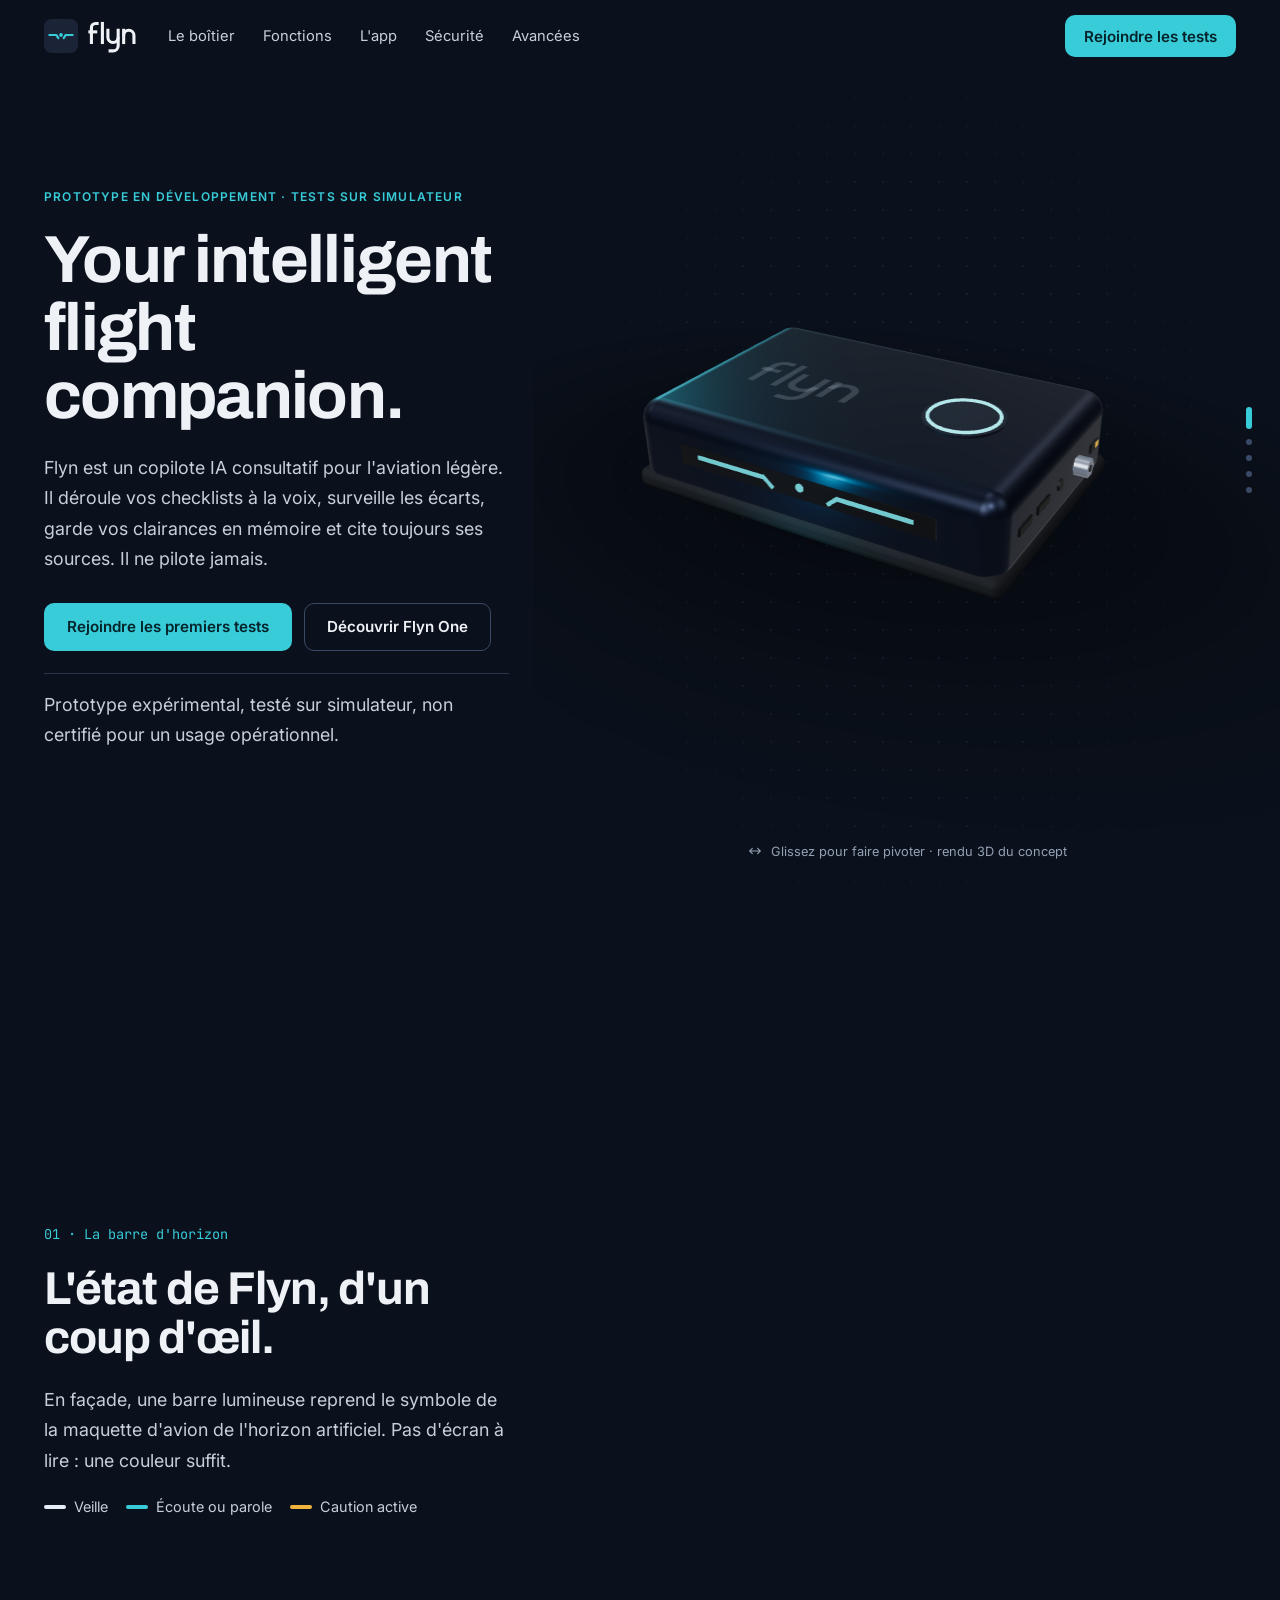
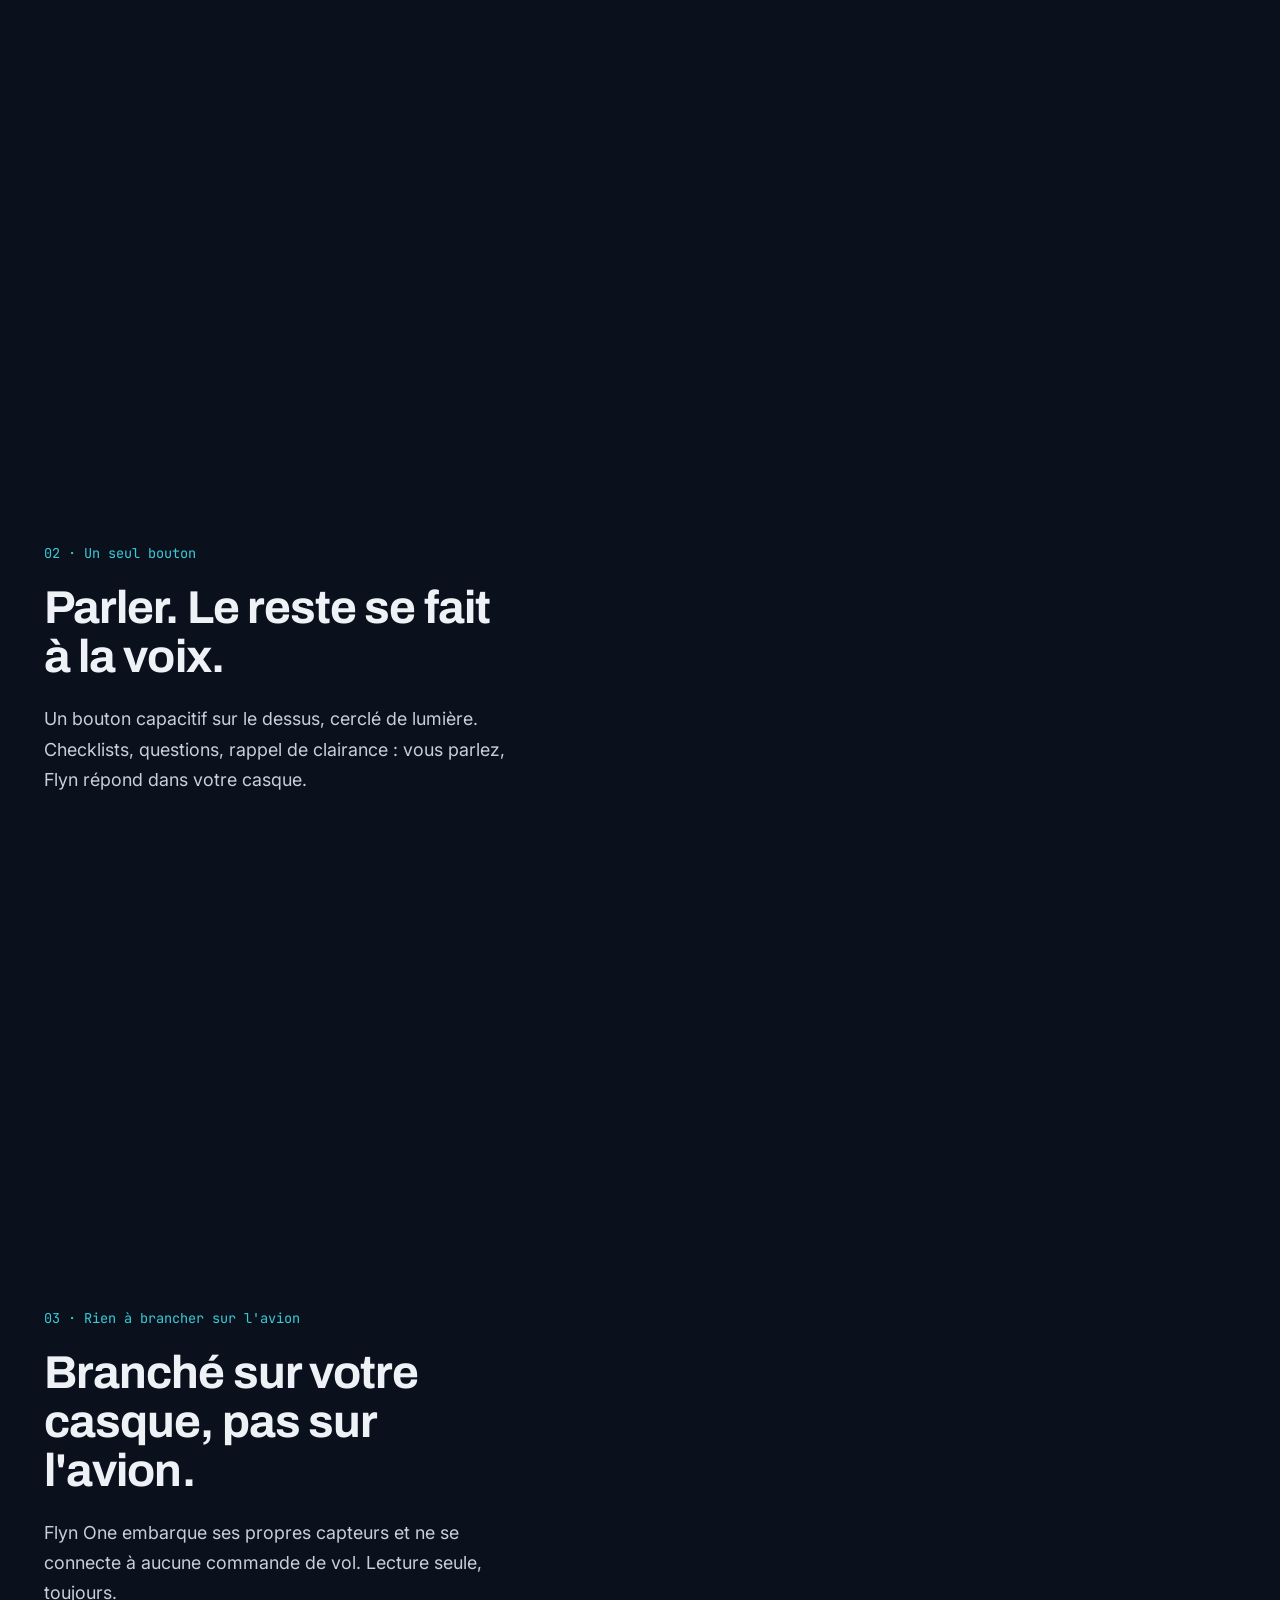
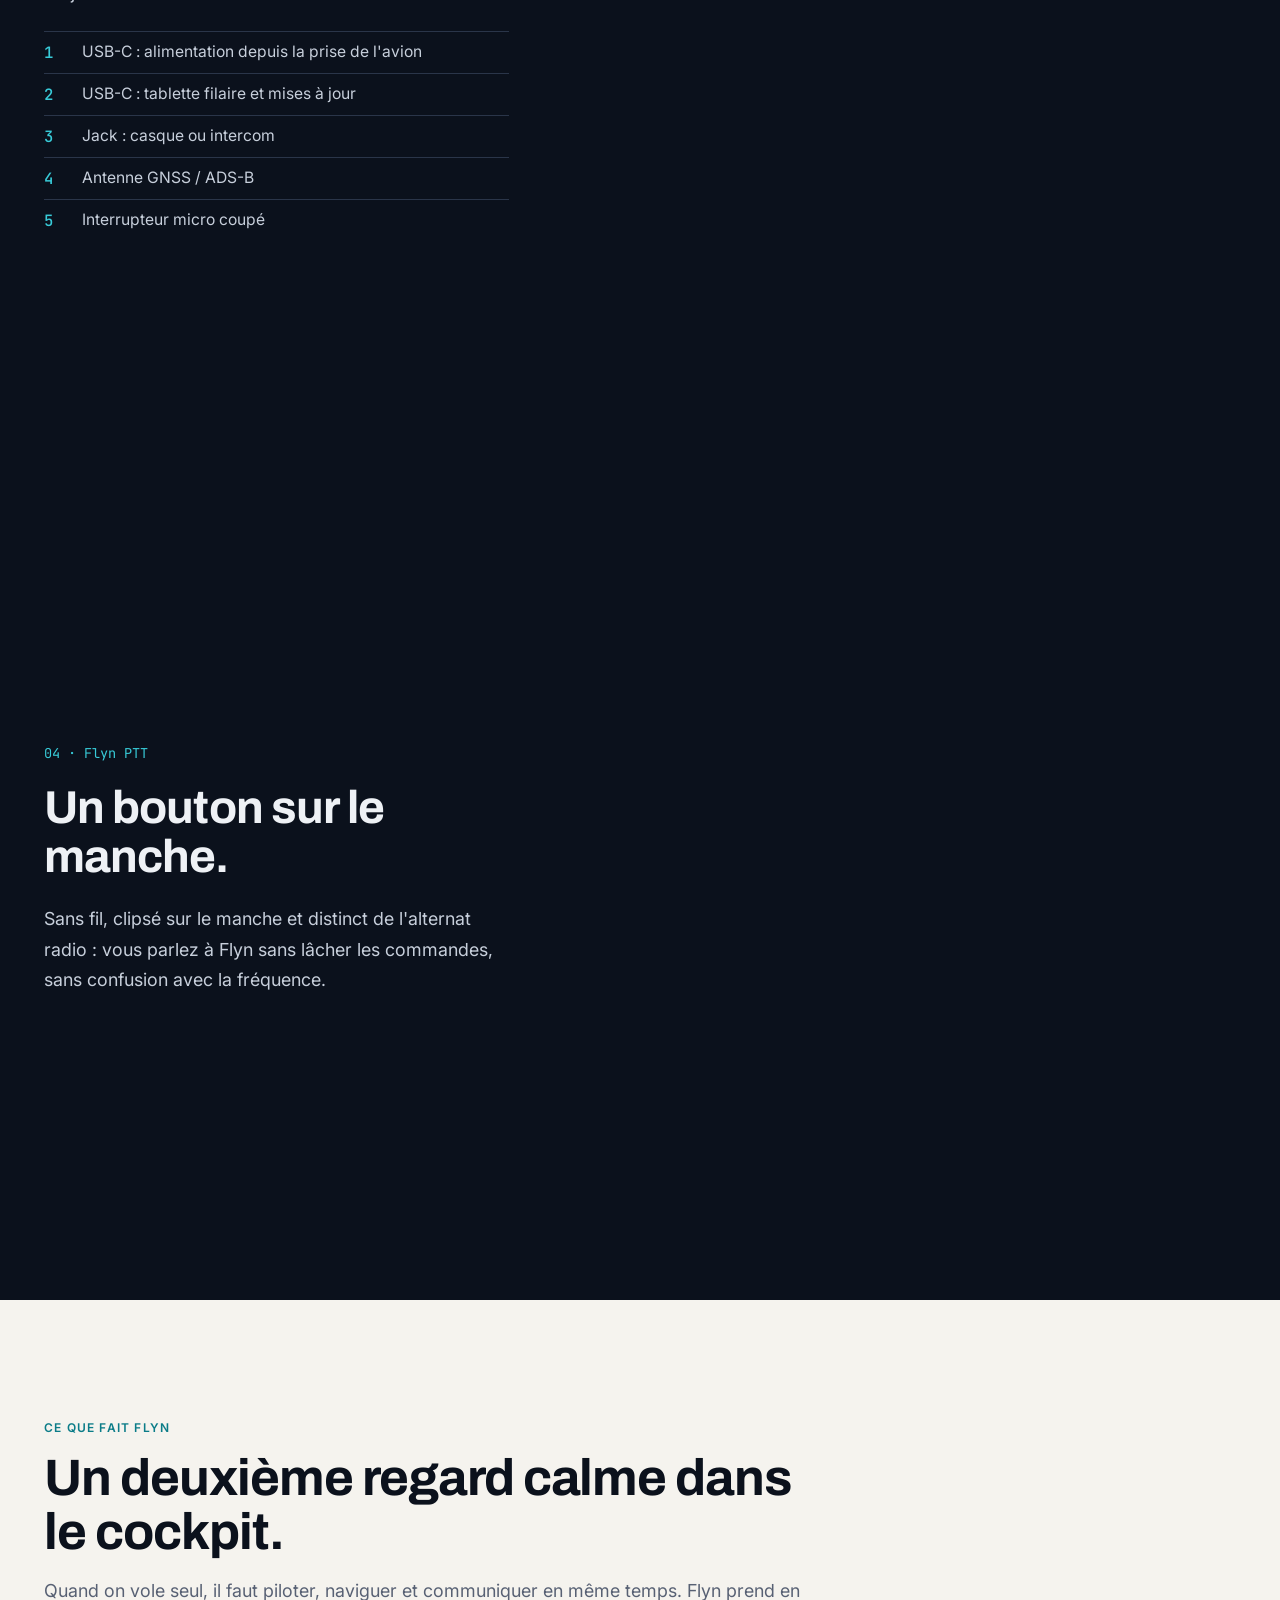
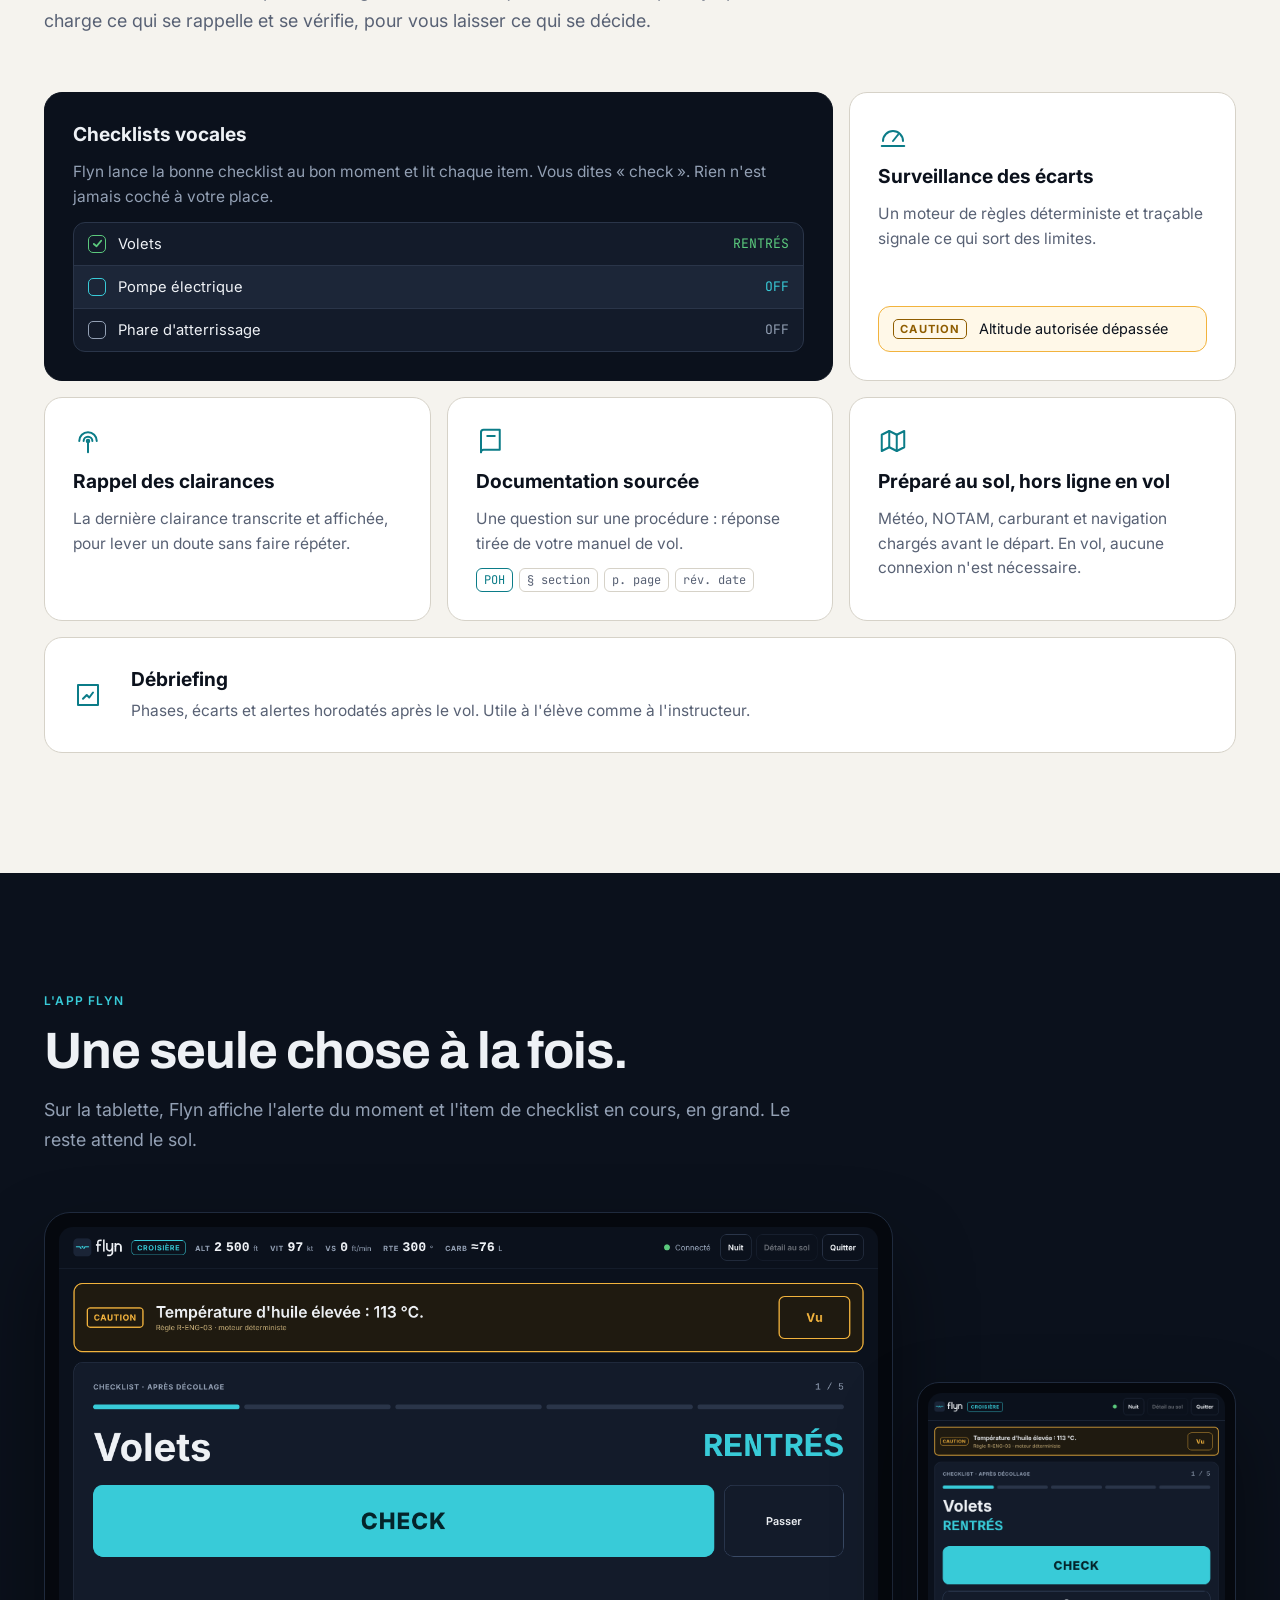
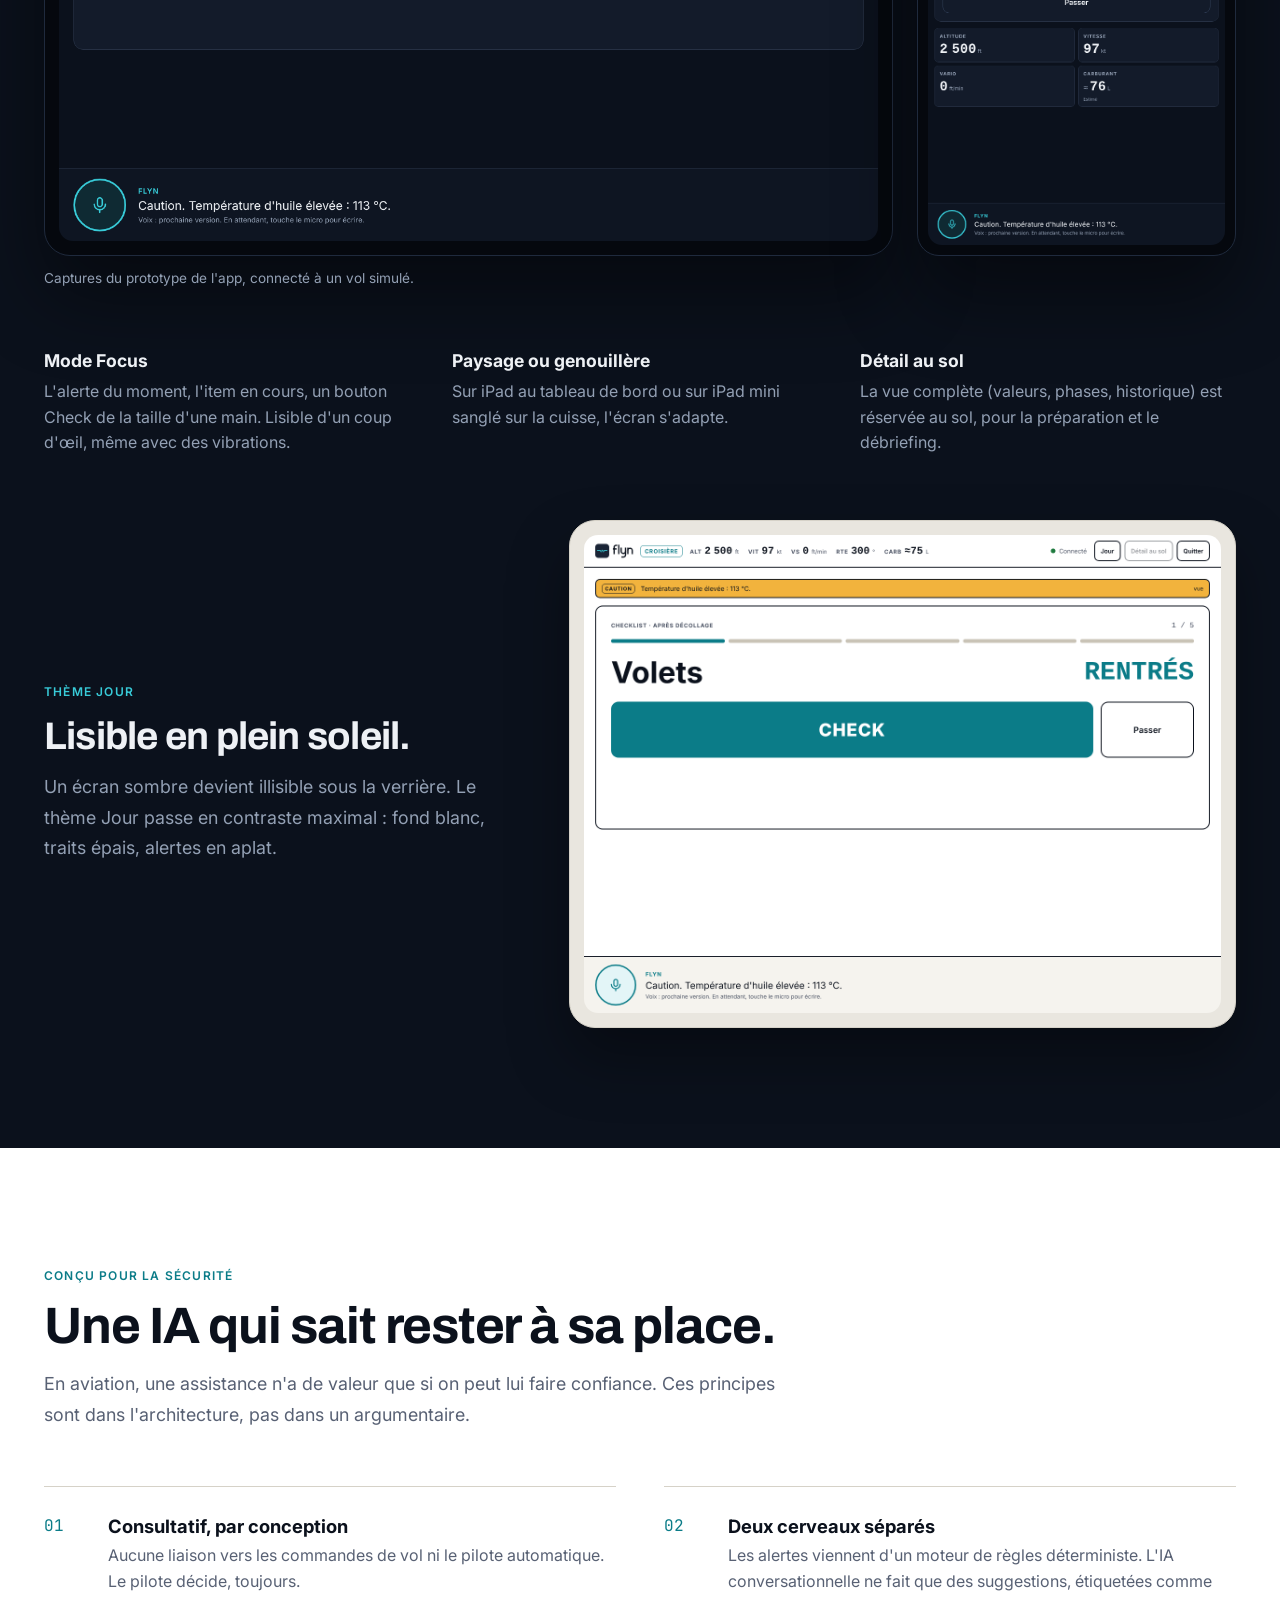
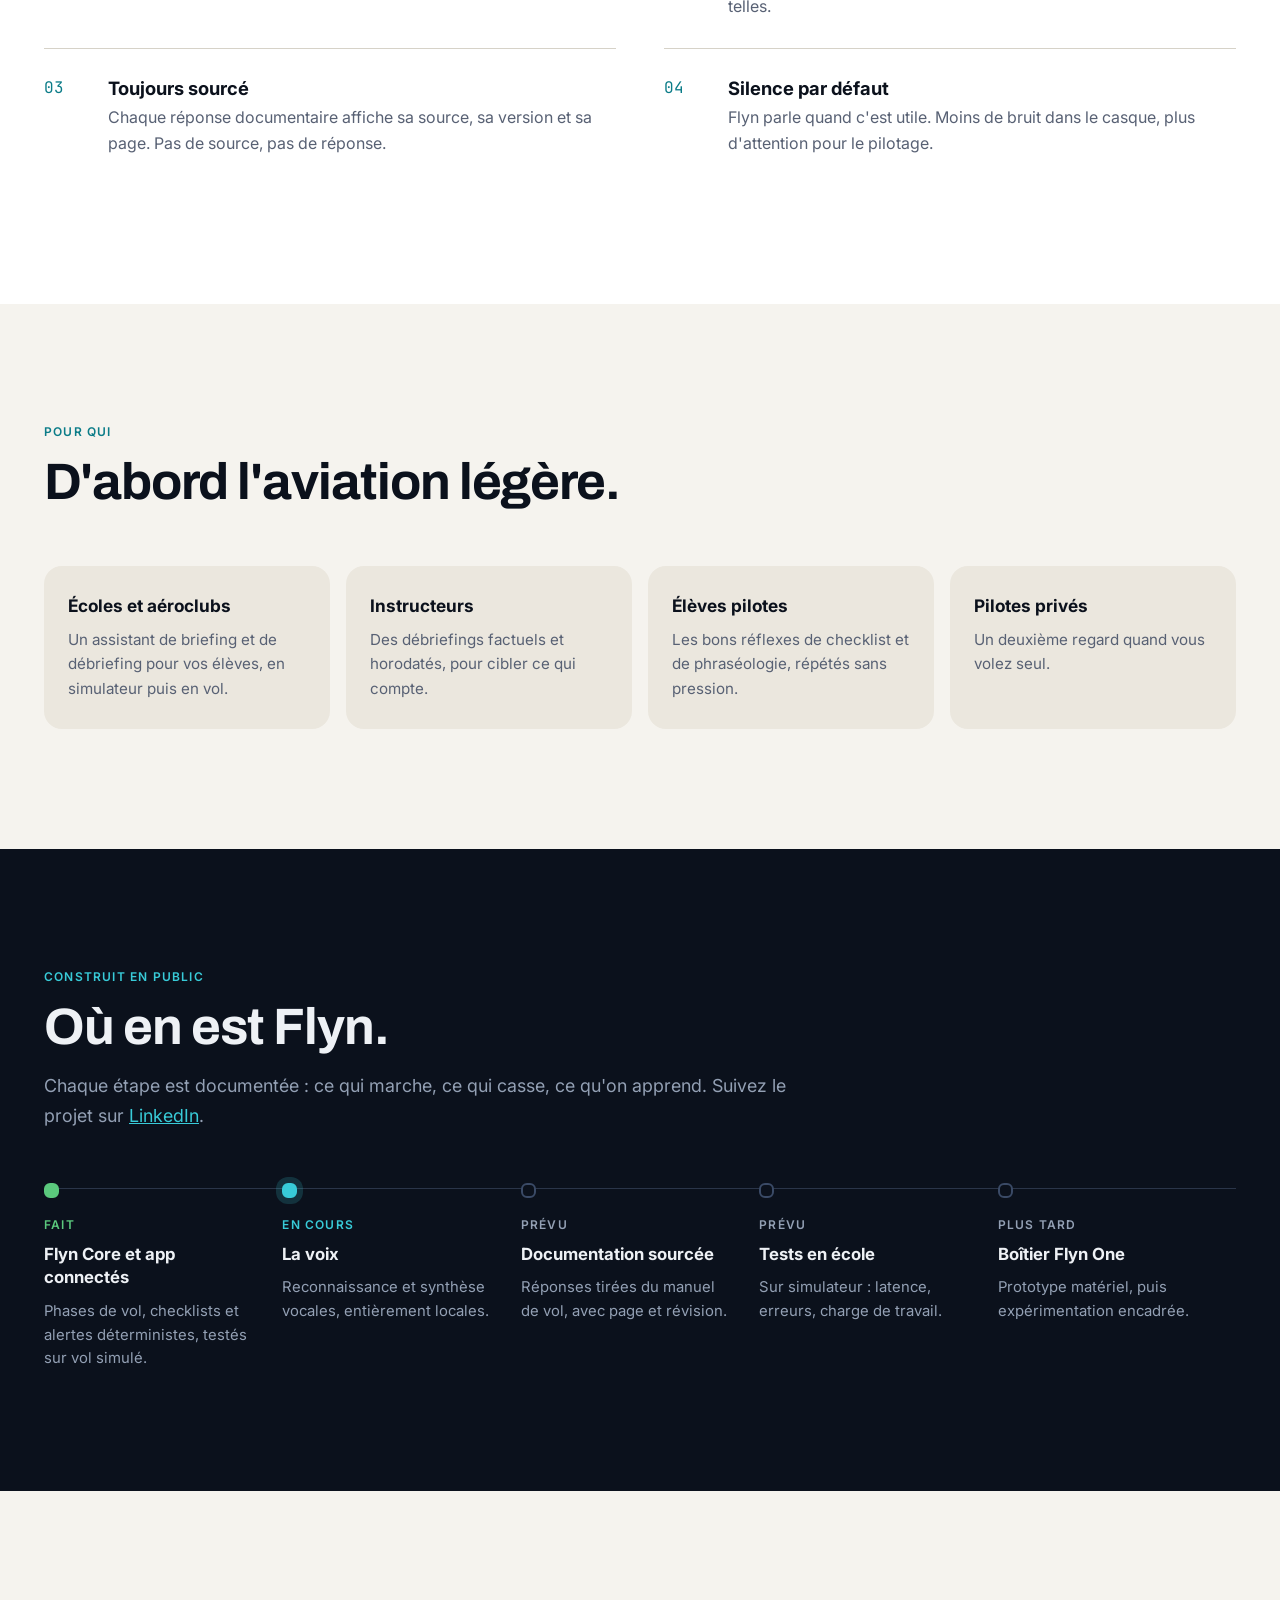
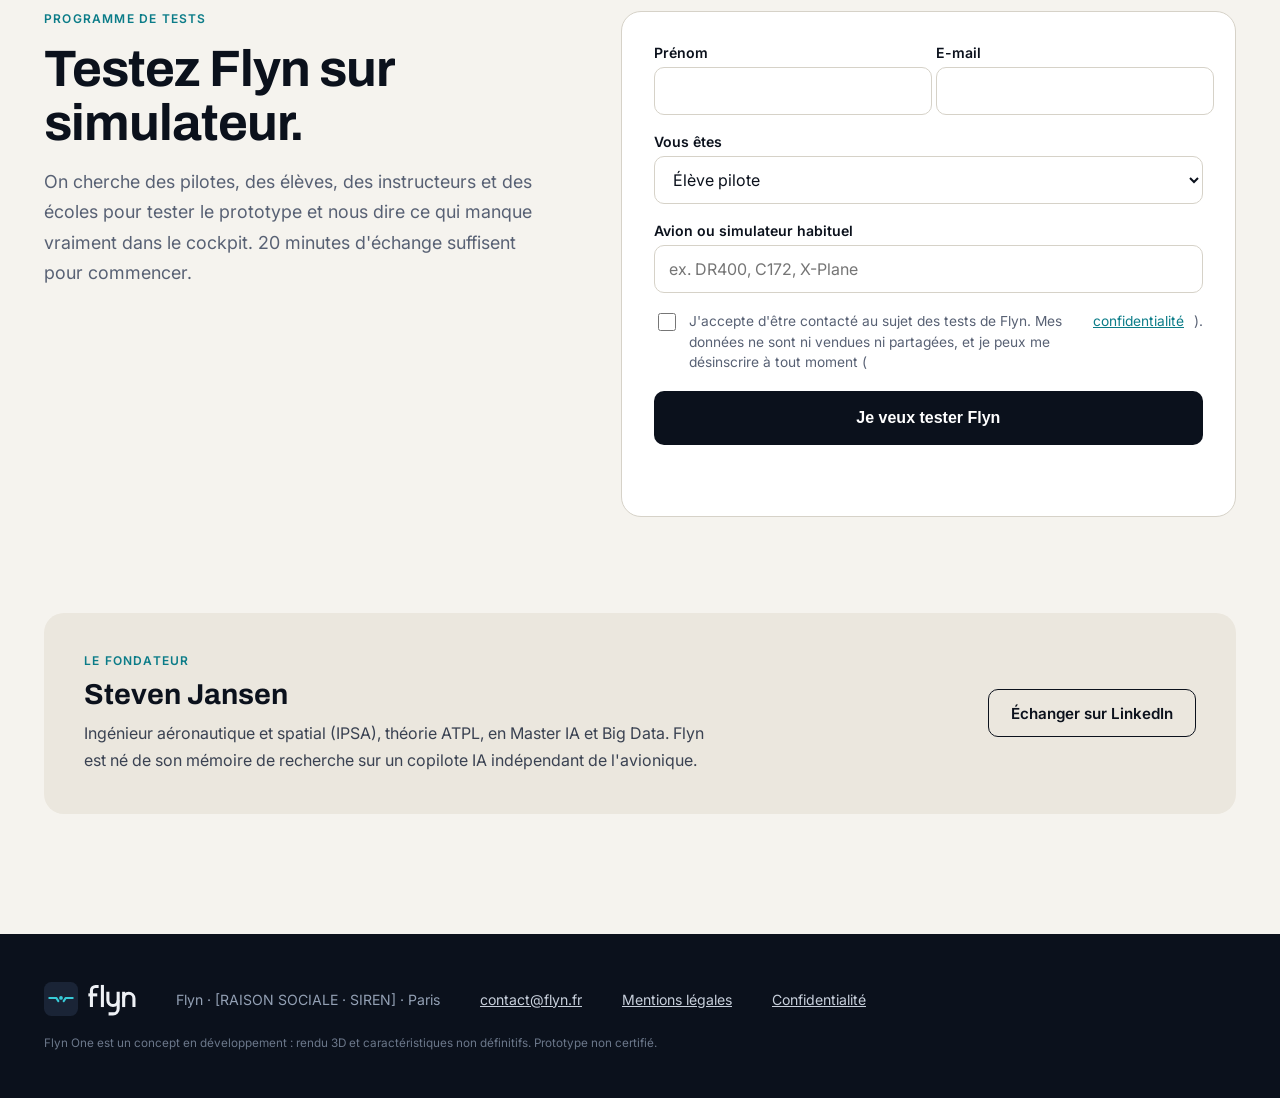
<file: index.html>
<!doctype html>
<html lang="fr">
<head>
<meta charset="utf-8">
<meta name="viewport" content="width=device-width, initial-scale=1">
<title>Flyn — Your intelligent flight companion</title>
<meta name="description" content="Flyn est un copilote IA consultatif pour l'aviation légère : checklists vocales, surveillance des écarts, rappel des clairances, documentation sourcée. Prototype en test sur simulateur.">
<meta property="og:title" content="Flyn — Your intelligent flight companion">
<meta property="og:description" content="Copilote IA consultatif pour l'aviation légère. Prototype en test sur simulateur.">
<meta property="og:image" content="assets/og-image.png">
<meta property="og:type" content="website">
<meta name="theme-color" content="#0b111c">
<link rel="icon" type="image/svg+xml" href="assets/flyn-mark.svg">
<link rel="apple-touch-icon" href="assets/apple-touch-icon.png">
<link rel="preconnect" href="https://fonts.googleapis.com">
<link rel="preconnect" href="https://fonts.gstatic.com" crossorigin>
<link href="https://fonts.googleapis.com/css2?family=Archivo:wght@600;700&family=Inter:wght@400;600&family=JetBrains+Mono:wght@500&display=swap" rel="stylesheet">
<link rel="stylesheet" href="assets/css/site.css">
<script type="importmap">{ "imports": { "three": "./assets/vendor/three/three.module.min.js" } }</script>
</head>
<body>
<a class="skip" href="#contenu">Aller au contenu</a>

<header class="nav" id="nav">
  <div class="wrap nav-in">
    <a class="nav-logo" href="#top" aria-label="Flyn, accueil"><svg width="34" height="34" viewBox="0 0 64 64" aria-hidden="true"><rect width="64" height="64" rx="14" fill="#1a2436"/><g fill="none" stroke="#38cbd8" stroke-width="4" stroke-linecap="round" stroke-linejoin="round"><path d="M10 30 H23 L27 36"/><path d="M54 30 H41 L37 36"/></g><circle cx="32" cy="30" r="3.5" fill="#38cbd8"/></svg><svg width="48" height="33" viewBox="0 0 140 96" aria-hidden="true"><g fill="none" stroke="#eef1f5" stroke-width="9"><path d="M10 70 V22 A12 12 0 0 1 22 10 H31"/><path d="M1 34.5 H27"/><path d="M42 5.5 V70"/><path d="M58 25.5 V50.5 A15 15 0 0 0 88 50.5"/><path d="M88 25.5 V75 A15 15 0 0 1 73 90 H60"/><path d="M104 25.5 V70"/><path d="M104 45 A15 15 0 0 1 134 45 V70"/></g></svg></a>
    <nav class="nav-links" aria-label="Navigation principale">
      <a href="#boitier">Le boîtier</a>
      <a href="#fonctions">Fonctions</a>
      <a href="#app">L'app</a>
      <a href="#securite">Sécurité</a>
      <a href="#avancees">Avancées</a>
    </nav>
    <a class="btn btn-primary" href="#tests">Rejoindre les tests</a>
  </div>
</header>

<main id="contenu">
<section class="story" id="top" aria-label="Flyn One">
  <div class="stage no-webgl" id="stage">
    <canvas id="flyn-one" aria-label="Modèle 3D du boîtier Flyn One. Glissez pour le faire pivoter." role="img"></canvas>
    <div class="stage-fallback"><svg width="100%" height="auto" style="width: 100%; max-width: 640px; height: auto" viewBox="170 320 870 460" role="img" aria-label="Illustration du boîtier Flyn One et du bouton Flyn PTT">
      <defs>
        <filter id="glowsite" x="-50%" y="-200%" width="200%" height="500%"><feGaussianBlur stdDeviation="4"/></filter>
        <filter id="softsite" x="-20%" y="-50%" width="140%" height="200%"><feGaussianBlur stdDeviation="18"/></filter>
      </defs>
      <ellipse cx="540" cy="760" rx="300" ry="60" fill="#000000" opacity="0.55" filter="url(#softsite)"/>
      <ellipse cx="930" cy="712" rx="75" ry="20" fill="#000000" opacity="0.5" filter="url(#softsite)"/>
      <!-- top face -->
      <path d="M260 470 L592.5 662 L810.7 536 L478.2 344 Z" fill="#1f2a3d" stroke="#3a4a66" stroke-width="1.5" stroke-linejoin="round"/>
      <!-- front face -->
      <path d="M260 470 L592.5 662 L592.5 752 L260 560 Z" fill="#151e2d" stroke="#2a3549" stroke-width="1.5" stroke-linejoin="round"/>
      <!-- side face -->
      <path d="M592.5 662 L810.7 536 L810.7 626 L592.5 752 Z" fill="#10182a" stroke="#2a3549" stroke-width="1.5" stroke-linejoin="round"/>
      <!-- front details: bumper and horizon light bar -->
      <g transform="matrix(0.866 0.5 0 1 260 470)">
        <rect x="0" y="76" width="384" height="14" fill="#0d1420"/>
        <g filter="url(#glowsite)" opacity="0.9">
          <path d="M100 45 H160 L168 52 M284 45 H224 L216 52" stroke="#38cbd8" stroke-width="6" fill="none" stroke-linecap="round" stroke-linejoin="round"/>
          <circle cx="192" cy="45" r="6" fill="#38cbd8"/>
        </g>
        <path d="M100 45 H160 L168 52 M284 45 H224 L216 52" stroke="#bff3f8" stroke-width="3" fill="none" stroke-linecap="round" stroke-linejoin="round"/>
        <circle cx="192" cy="45" r="4" fill="#bff3f8"/>
      </g>
      <!-- side ports -->
      <g transform="matrix(0.866 -0.5 0 1 592.5 662)">
        <rect x="0" y="76" width="252" height="14" fill="#0b111c"/>
        <rect x="30" y="38" width="28" height="10" rx="5" fill="#05080e" stroke="#3a4a66"/>
        <rect x="72" y="38" width="28" height="10" rx="5" fill="#05080e" stroke="#3a4a66"/>
        <circle cx="126" cy="43" r="6" fill="#05080e" stroke="#3a4a66"/>
        <circle cx="168" cy="43" r="10" fill="#2a3549" stroke="#93a0b4"/>
        <circle cx="168" cy="43" r="4" fill="#05080e"/>
        <rect x="204" y="38" width="22" height="10" rx="3" fill="#05080e" stroke="#3a4a66"/>
        <rect x="206" y="40" width="9" height="6" rx="2" fill="#f2b33d"/>
      </g>
      <!-- engraved wordmark on top -->
      <g transform="translate(468.3 422.9) matrix(0.866 0.5 -0.866 0.5 0 0) scale(0.6)" fill="none" stroke="#2f3d56" stroke-width="9">
        <path d="M10 70 V22 A12 12 0 0 1 22 10 H31"/><path d="M1 34.5 H27"/><path d="M42 5.5 V70"/><path d="M58 25.5 V50.5 A15 15 0 0 0 88 50.5"/><path d="M88 25.5 V75 A15 15 0 0 1 73 90 H60"/><path d="M104 25.5 V70"/><path d="M104 45 A15 15 0 0 1 134 45 V70"/>
      </g>
      <!-- talk button -->
      <ellipse cx="618.5" cy="551" rx="46" ry="26.5" fill="#131b2a" stroke="#3a4a66" stroke-width="1.5"/>
      <ellipse cx="618.5" cy="553" rx="38" ry="21.8" fill="#1a2436"/>
      <ellipse cx="618.5" cy="553" rx="38" ry="21.8" fill="none" stroke="#38cbd8" stroke-width="2" opacity="0.8"/>
      <!-- Flyn PTT puck -->
      <path d="M870 670 V690 A60 22 0 0 0 990 690 V670 Z" fill="#151e2d" stroke="#2a3549" stroke-width="1.5"/>
      <ellipse cx="930" cy="670" rx="60" ry="22" fill="#1f2a3d" stroke="#3a4a66" stroke-width="1.5"/>
      <ellipse cx="930" cy="670" rx="40" ry="14.5" fill="none" stroke="#38cbd8" stroke-width="2.5"/>
      <circle cx="930" cy="670" r="3.5" fill="#38cbd8"/>
      <path d="M990 685 C1010 688 1020 700 1022 720" stroke="#2a3549" stroke-width="10" fill="none" stroke-linecap="round"/>
    </svg></div>
    <p class="stage-hint"><svg width="16" height="16" viewBox="0 0 24 24" fill="none" stroke="currentColor" stroke-width="1.6" stroke-linecap="round" aria-hidden="true"><path d="M4 12h16M8 8l-4 4 4 4M16 8l4 4-4 4"/></svg>Glissez pour faire pivoter · rendu 3D du concept</p>
    <div class="progress" aria-hidden="true"><i class="on"></i><i></i><i></i><i></i><i></i></div>
  </div>
  <div class="steps">
    <article class="step hero">
      <div class="step-inner">
        <span class="label">Prototype en développement · tests sur simulateur</span>
        <h1>Your intelligent flight companion.</h1>
        <p>Flyn est un copilote IA consultatif pour l'aviation légère. Il déroule vos checklists à la voix, surveille les écarts, garde vos clairances en mémoire et cite toujours ses sources. Il ne pilote jamais.</p>
        <div class="cta"><a class="btn btn-primary" href="#tests">Rejoindre les premiers tests</a><a class="btn btn-ghost" href="#boitier">Découvrir Flyn One</a></div>
        <p class="disclaimer">Prototype expérimental, testé sur simulateur, non certifié pour un usage opérationnel.</p>
      </div>
    </article>
    <article class="step" id="boitier">
      <div class="step-inner">
        <span class="step-num">01 · La barre d'horizon</span>
        <h2>L'état de Flyn, d'un coup d'œil.</h2>
        <p>En façade, une barre lumineuse reprend le symbole de la maquette d'avion de l'horizon artificiel. Pas d'écran à lire : une couleur suffit.</p>
        <div class="leds"><span><i style="background:#e6edf5"></i>Veille</span><span><i style="background:#38cbd8"></i>Écoute ou parole</span><span><i style="background:#f2b33d"></i>Caution active</span></div>
      </div>
    </article>
    <article class="step">
      <div class="step-inner">
        <span class="step-num">02 · Un seul bouton</span>
        <h2>Parler. Le reste se fait à la voix.</h2>
        <p>Un bouton capacitif sur le dessus, cerclé de lumière. Checklists, questions, rappel de clairance : vous parlez, Flyn répond dans votre casque.</p>
      </div>
    </article>
    <article class="step">
      <div class="step-inner">
        <span class="step-num">03 · Rien à brancher sur l'avion</span>
        <h2>Branché sur votre casque, pas sur l'avion.</h2>
        <p>Flyn One embarque ses propres capteurs et ne se connecte à aucune commande de vol. Lecture seule, toujours.</p>
        <ul class="ports">
          <li><b>1</b>USB-C : alimentation depuis la prise de l'avion</li>
          <li><b>2</b>USB-C : tablette filaire et mises à jour</li>
          <li><b>3</b>Jack : casque ou intercom</li>
          <li><b>4</b>Antenne GNSS / ADS-B</li>
          <li><b>5</b>Interrupteur micro coupé</li>
        </ul>
      </div>
    </article>
    <article class="step">
      <div class="step-inner">
        <span class="step-num">04 · Flyn PTT</span>
        <h2>Un bouton sur le manche.</h2>
        <p>Sans fil, clipsé sur le manche et distinct de l'alternat radio : vous parlez à Flyn sans lâcher les commandes, sans confusion avec la fréquence.</p>
      </div>
    </article>
  </div>
</section>

<section class="section light" id="fonctions">
  <div class="wrap">
    <div class="head"><span class="label">Ce que fait Flyn</span><h2>Un deuxième regard calme dans le cockpit.</h2><p>Quand on vole seul, il faut piloter, naviguer et communiquer en même temps. Flyn prend en charge ce qui se rappelle et se vérifie, pour vous laisser ce qui se décide.</p></div>
    <div class="bento">
      <div class="tile t-a t-dark">
        <h3>Checklists vocales</h3>
        <p>Flyn lance la bonne checklist au bon moment et lit chaque item. Vous dites « check ». Rien n'est jamais coché à votre place.</p>
        <div class="mini" aria-hidden="true">
          <div class="mini-row"><span class="box done"><svg width="11" height="11" viewBox="0 0 12 12" aria-hidden="true"><path d="M2 6.5 L5 9 L10 3" fill="none" stroke="#5bc97d" stroke-width="2" stroke-linecap="round" stroke-linejoin="round"/></svg></span>Volets<span class="v" style="color:#5bc97d">RENTRÉS</span></div>
          <div class="mini-row cur"><span class="box cur"></span>Pompe électrique<span class="v">OFF</span></div>
          <div class="mini-row"><span class="box"></span>Phare d'atterrissage<span class="v">OFF</span></div>
        </div>
      </div>
      <div class="tile t-b">
        <svg class="icon" viewBox="0 0 24 24" fill="none" stroke="#0b7c88" stroke-width="1.6" stroke-linecap="round" stroke-linejoin="round" aria-hidden="true"><path d="M4 16a8 8 0 0 1 16 0"/><path d="M12 16l4-5"/><path d="M3 20h18"/></svg>
        <h3>Surveillance des écarts</h3>
        <p>Un moteur de règles déterministe et traçable signale ce qui sort des limites.</p>
        <div class="alert-chip"><b>CAUTION</b><span>Altitude autorisée dépassée</span></div>
      </div>
      <div class="tile t-c">
        <svg class="icon" viewBox="0 0 24 24" fill="none" stroke="#0b7c88" stroke-width="1.6" stroke-linecap="round" stroke-linejoin="round" aria-hidden="true"><path d="M5 12a7 7 0 0 1 14 0"/><path d="M8.5 12a3.5 3.5 0 0 1 7 0"/><circle cx="12" cy="12" r="1"/><path d="M12 13v8"/></svg>
        <h3>Rappel des clairances</h3>
        <p>La dernière clairance transcrite et affichée, pour lever un doute sans faire répéter.</p>
      </div>
      <div class="tile t-d">
        <svg class="icon" viewBox="0 0 24 24" fill="none" stroke="#0b7c88" stroke-width="1.6" stroke-linecap="round" stroke-linejoin="round" aria-hidden="true"><path d="M4 5a2 2 0 0 1 2-2h13v16H6a2 2 0 0 0-2 2z"/><path d="M4 21V5"/><path d="M9 8h6"/></svg>
        <h3>Documentation sourcée</h3>
        <p>Une question sur une procédure : réponse tirée de votre manuel de vol.</p>
        <div class="src" aria-hidden="true"><span>POH</span><span>§ section</span><span>p. page</span><span>rév. date</span></div>
      </div>
      <div class="tile t-e">
        <svg class="icon" viewBox="0 0 24 24" fill="none" stroke="#0b7c88" stroke-width="1.6" stroke-linecap="round" stroke-linejoin="round" aria-hidden="true"><path d="M3 7l6-3 6 3 6-3v13l-6 3-6-3-6 3z"/><path d="M9 4v13M15 7v13"/></svg>
        <h3>Préparé au sol, hors ligne en vol</h3>
        <p>Météo, NOTAM, carburant et navigation chargés avant le départ. En vol, aucune connexion n'est nécessaire.</p>
      </div>
      <div class="tile t-f">
        <svg class="icon" viewBox="0 0 24 24" fill="none" stroke="#0b7c88" stroke-width="1.6" stroke-linecap="round" stroke-linejoin="round" aria-hidden="true"><path d="M4 4h16v16H4z"/><path d="M8 15l3-3 2 2 3-4"/></svg>
        <div style="display:grid;gap:6px"><h3>Débriefing</h3><p>Phases, écarts et alertes horodatés après le vol. Utile à l'élève comme à l'instructeur.</p></div>
      </div>
    </div>
  </div>
</section>

<section class="section dark" id="app">
  <div class="wrap">
    <div class="head"><span class="label">L'app Flyn</span><h2>Une seule chose à la fois.</h2><p>Sur la tablette, Flyn affiche l'alerte du moment et l'item de checklist en cours, en grand. Le reste attend le sol.</p></div>
    <div class="app-grid">
      <figure style="margin:0"><div class="device"><img src="assets/img/app-focus-nuit.png" alt="App Flyn en mode Focus sur iPad : une caution température d'huile et l'item de checklist Volets avec un gros bouton Check." width="1366" height="1024" loading="lazy"></div></figure>
      <figure style="margin:0"><div class="device small"><img src="assets/img/app-focus-portrait.png" alt="App Flyn en portrait sur iPad mini, en genouillère." width="744" height="1133" loading="lazy"></div></figure>
    </div>
    <p class="caption">Captures du prototype de l'app, connecté à un vol simulé.</p>
    <div class="app-points">
      <div><h3>Mode Focus</h3><p>L'alerte du moment, l'item en cours, un bouton Check de la taille d'une main. Lisible d'un coup d'œil, même avec des vibrations.</p></div>
      <div><h3>Paysage ou genouillère</h3><p>Sur iPad au tableau de bord ou sur iPad mini sanglé sur la cuisse, l'écran s'adapte.</p></div>
      <div><h3>Détail au sol</h3><p>La vue complète (valeurs, phases, historique) est réservée au sol, pour la préparation et le débriefing.</p></div>
    </div>
    <div class="day-shot">
      <div class="head" style="margin:0"><span class="label">Thème Jour</span><h2 style="font-size:clamp(1.8rem,3vw,2.4rem)">Lisible en plein soleil.</h2><p>Un écran sombre devient illisible sous la verrière. Le thème Jour passe en contraste maximal : fond blanc, traits épais, alertes en aplat.</p></div>
      <div class="device"><img src="assets/img/app-focus-jour.png" alt="App Flyn en thème Jour, alerte vue réduite à une ligne." width="1366" height="1024" loading="lazy"></div>
    </div>
  </div>
</section>

<section class="section white" id="securite">
  <div class="wrap">
    <div class="head"><span class="label">Conçu pour la sécurité</span><h2>Une IA qui sait rester à sa place.</h2><p>En aviation, une assistance n'a de valeur que si on peut lui faire confiance. Ces principes sont dans l'architecture, pas dans un argumentaire.</p></div>
    <div class="principles">
      <div class="principle"><span class="n">01</span><div><h3>Consultatif, par conception</h3><p>Aucune liaison vers les commandes de vol ni le pilote automatique. Le pilote décide, toujours.</p></div></div>
      <div class="principle"><span class="n">02</span><div><h3>Deux cerveaux séparés</h3><p>Les alertes viennent d'un moteur de règles déterministe. L'IA conversationnelle ne fait que des suggestions, étiquetées comme telles.</p></div></div>
      <div class="principle"><span class="n">03</span><div><h3>Toujours sourcé</h3><p>Chaque réponse documentaire affiche sa source, sa version et sa page. Pas de source, pas de réponse.</p></div></div>
      <div class="principle"><span class="n">04</span><div><h3>Silence par défaut</h3><p>Flyn parle quand c'est utile. Moins de bruit dans le casque, plus d'attention pour le pilotage.</p></div></div>
    </div>
  </div>
</section>

<section class="section light">
  <div class="wrap">
    <div class="head"><span class="label">Pour qui</span><h2>D'abord l'aviation légère.</h2></div>
    <div class="audience">
      <div class="aud"><h3>Écoles et aéroclubs</h3><p>Un assistant de briefing et de débriefing pour vos élèves, en simulateur puis en vol.</p></div>
      <div class="aud"><h3>Instructeurs</h3><p>Des débriefings factuels et horodatés, pour cibler ce qui compte.</p></div>
      <div class="aud"><h3>Élèves pilotes</h3><p>Les bons réflexes de checklist et de phraséologie, répétés sans pression.</p></div>
      <div class="aud"><h3>Pilotes privés</h3><p>Un deuxième regard quand vous volez seul.</p></div>
    </div>
  </div>
</section>

<section class="section dark" id="avancees">
  <div class="wrap">
    <div class="head"><span class="label">Construit en public</span><h2>Où en est Flyn.</h2><p>Chaque étape est documentée : ce qui marche, ce qui casse, ce qu'on apprend. Suivez le projet sur <a href="https://www.linkedin.com/company/147000626/" style="color:#38cbd8">LinkedIn</a>.</p></div>
    <div class="timeline">
      <div class="milestone done"><span class="label">Fait</span><h3>Flyn Core et app connectés</h3><p>Phases de vol, checklists et alertes déterministes, testés sur vol simulé.</p></div>
      <div class="milestone now"><span class="label">En cours</span><h3>La voix</h3><p>Reconnaissance et synthèse vocales, entièrement locales.</p></div>
      <div class="milestone"><span class="label">Prévu</span><h3>Documentation sourcée</h3><p>Réponses tirées du manuel de vol, avec page et révision.</p></div>
      <div class="milestone"><span class="label">Prévu</span><h3>Tests en école</h3><p>Sur simulateur : latence, erreurs, charge de travail.</p></div>
      <div class="milestone"><span class="label">Plus tard</span><h3>Boîtier Flyn One</h3><p>Prototype matériel, puis expérimentation encadrée.</p></div>
    </div>
  </div>
</section>

<section class="section light" id="tests">
  <div class="wrap signup">
    <div class="head" style="margin:0"><span class="label">Programme de tests</span><h2>Testez Flyn sur simulateur.</h2><p>On cherche des pilotes, des élèves, des instructeurs et des écoles pour tester le prototype et nous dire ce qui manque vraiment dans le cockpit. 20 minutes d'échange suffisent pour commencer.</p></div>
    <form class="form" id="signup" action="https://formspree.io/f/moedwovq" method="POST">
      <input type="hidden" name="_subject" value="Nouvelle inscription aux tests Flyn">
      <input type="text" name="_gotcha" tabindex="-1" autocomplete="off" style="position:absolute;left:-9999px" aria-hidden="true">
      <div class="row2">
        <label class="field">Prénom<input type="text" name="prenom" autocomplete="given-name" required></label>
        <label class="field">E-mail<input type="email" name="email" autocomplete="email" required></label>
      </div>
      <label class="field">Vous êtes
        <select name="profil"><option>Élève pilote</option><option>Pilote privé</option><option>Instructeur</option><option>École ou aéroclub</option><option>Autre</option></select>
      </label>
      <label class="field">Avion ou simulateur habituel<input type="text" name="avion" placeholder="ex. DR400, C172, X-Plane"></label>
      <label class="consent"><input type="checkbox" name="consentement" value="oui" required>J'accepte d'être contacté au sujet des tests de Flyn. Mes données ne sont ni vendues ni partagées, et je peux me désinscrire à tout moment (<a href="confidentialite.html">confidentialité</a>).</label>
      <button class="btn btn-dark" type="submit">Je veux tester Flyn</button>
      <p class="form-status" id="signup-status" role="status" aria-live="polite"></p>
    </form>
  </div>
  <div class="wrap" style="margin-top:96px">
    <div class="founder">
      <div><span class="label">Le fondateur</span><h2>Steven Jansen</h2><p>Ingénieur aéronautique et spatial (IPSA), théorie ATPL, en Master IA et Big Data. Flyn est né de son mémoire de recherche sur un copilote IA indépendant de l'avionique.</p></div>
      <a class="btn btn-ghost" style="border-color:#0b111c;color:#0b111c" href="https://www.linkedin.com/in/stevenjansenpilot/">Échanger sur LinkedIn</a>
    </div>
  </div>
</section>
</main>

<footer class="foot">
  <div class="wrap foot-in">
    <a class="nav-logo" href="#top" aria-label="Flyn, haut de page"><svg width="34" height="34" viewBox="0 0 64 64" aria-hidden="true"><rect width="64" height="64" rx="14" fill="#1a2436"/><g fill="none" stroke="#38cbd8" stroke-width="4" stroke-linecap="round" stroke-linejoin="round"><path d="M10 30 H23 L27 36"/><path d="M54 30 H41 L37 36"/></g><circle cx="32" cy="30" r="3.5" fill="#38cbd8"/></svg><svg width="48" height="33" viewBox="0 0 140 96" aria-hidden="true"><g fill="none" stroke="#eef1f5" stroke-width="9"><path d="M10 70 V22 A12 12 0 0 1 22 10 H31"/><path d="M1 34.5 H27"/><path d="M42 5.5 V70"/><path d="M58 25.5 V50.5 A15 15 0 0 0 88 50.5"/><path d="M88 25.5 V75 A15 15 0 0 1 73 90 H60"/><path d="M104 25.5 V70"/><path d="M104 45 A15 15 0 0 1 134 45 V70"/></g></svg></a>
    <span>Flyn · [RAISON SOCIALE · SIREN] · Paris</span>
    <a href="mailto:contact@flyn.fr">contact@flyn.fr</a>
    <a href="mentions-legales.html">Mentions légales</a>
    <a href="confidentialite.html">Confidentialité</a>
    <small>Flyn One est un concept en développement : rendu 3D et caractéristiques non définitifs. Prototype non certifié.</small>
  </div>
</footer>

<script type="module">
import { createFlynOne } from './assets/js/flyn-one.js';
const stage = document.getElementById('stage');
const nav = document.getElementById('nav');
const steps = [...document.querySelectorAll('.step')];
const dots = [...document.querySelectorAll('.progress i')];
const reduced = matchMedia('(prefers-reduced-motion: reduce)').matches;
let fly = null;
try {
  const probe = document.createElement('canvas');
  if (probe.getContext('webgl2') || probe.getContext('webgl')) {
    fly = createFlynOne(document.getElementById('flyn-one'), { reducedMotion: reduced });
    stage.classList.remove('no-webgl');
  }
} catch (e) { stage.classList.add('no-webgl'); }
function onScroll() {
  const mid = innerHeight * (innerWidth <= 900 ? 0.72 : 0.5);
  let p = 0;
  steps.forEach((s, i) => {
    const r = s.getBoundingClientRect();
    if (r.top <= mid) p = i + Math.min(1, Math.max(0, (mid - r.top) / r.height)) - 0.5;
  });
  p = Math.max(0, Math.min(steps.length - 1, p));
  const cur = Math.round(p);
  if (fly) { fly.setProgress(p); fly.setLedMode(cur === 1 ? 'cycle' : 'breath'); }
  dots.forEach((d, i) => d.classList.toggle('on', i === cur));
  nav.classList.toggle('scrolled', scrollY > 20);
}
addEventListener('scroll', onScroll, { passive: true });
// Formulaire : envoi sans quitter la page (Formspree), garde-fou tant qu'il n'est pas branché
const form = document.getElementById('signup');
const status = document.getElementById('signup-status');
form.addEventListener('submit', async (e) => {
  e.preventDefault();
  if (form.action.includes('%5BURL') || form.getAttribute('action').startsWith('[')) {
    status.textContent = 'Le formulaire n\u2019est pas encore branché. Écrivez-nous en attendant : contact@flyn.fr.';
    return;
  }
  status.textContent = 'Envoi…';
  try {
    const r = await fetch(form.action, { method: 'POST', body: new FormData(form), headers: { Accept: 'application/json' } });
    if (!r.ok) throw new Error(String(r.status));
    form.reset();
    status.textContent = 'Merci ! On vous recontacte très vite pour organiser un premier échange.';
  } catch {
    status.textContent = 'L\u2019envoi a échoué. Réessayez, ou écrivez-nous : contact@flyn.fr.';
  }
});
addEventListener('resize', onScroll);
onScroll();
</script>
</body>
</html>
</file>
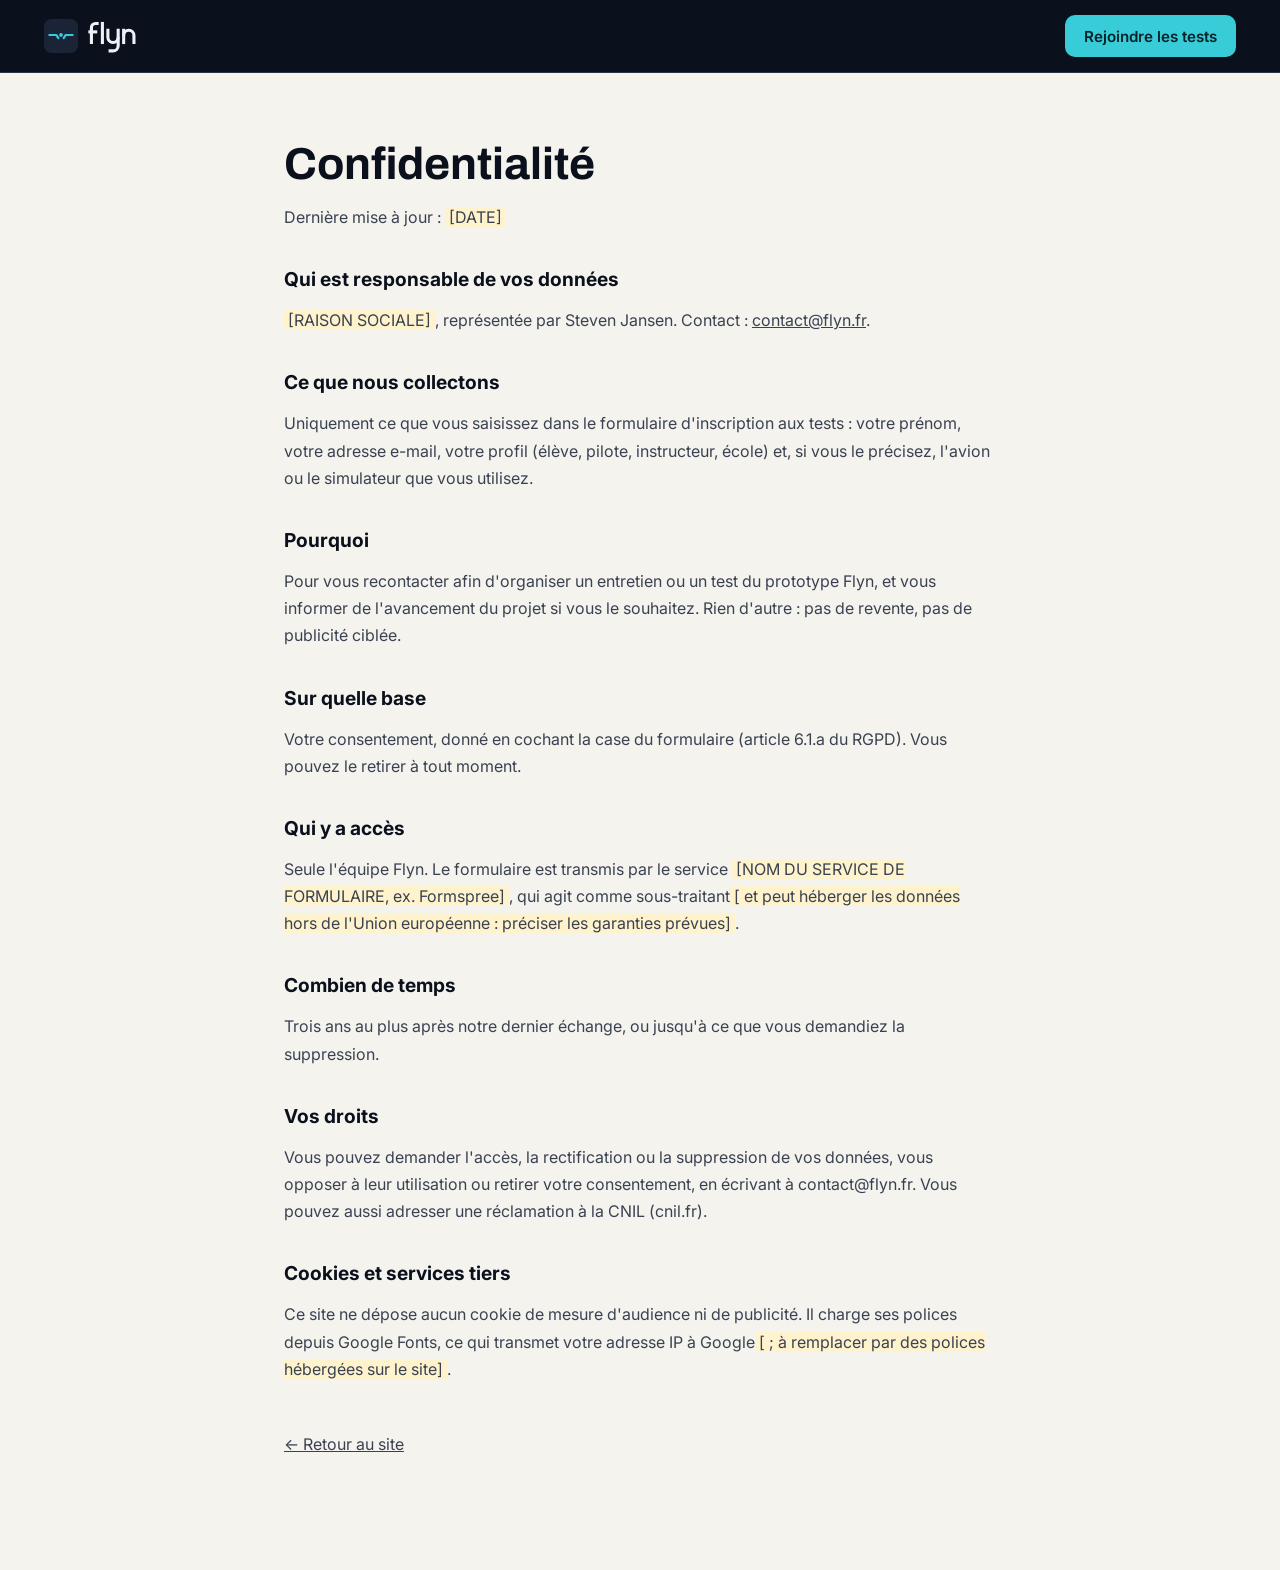
<file: confidentialite.html>
<!doctype html>
<html lang="fr">
<head>
<meta charset="utf-8">
<meta name="viewport" content="width=device-width, initial-scale=1">
<title>Confidentialité — Flyn</title>
<meta name="robots" content="noindex">
<meta property="og:title" content="Flyn — Your intelligent flight companion">
<meta property="og:description" content="Copilote IA consultatif pour l'aviation légère. Prototype en test sur simulateur.">
<meta property="og:image" content="assets/og-image.png">
<meta property="og:type" content="website">
<meta name="theme-color" content="#0b111c">
<link rel="icon" type="image/svg+xml" href="assets/flyn-mark.svg">
<link rel="apple-touch-icon" href="assets/apple-touch-icon.png">
<link rel="preconnect" href="https://fonts.googleapis.com">
<link rel="preconnect" href="https://fonts.gstatic.com" crossorigin>
<link href="https://fonts.googleapis.com/css2?family=Archivo:wght@600;700&family=Inter:wght@400;600&family=JetBrains+Mono:wght@500&display=swap" rel="stylesheet">
<link rel="stylesheet" href="assets/css/site.css">
</head>
<body class="legal-page">
<!-- Modèle préparé pour le lancement : à compléter et à faire relire (ce n'est pas un avis juridique). -->
<header class="nav scrolled" style="background:#0b111c"><div class="wrap nav-in"><a class="nav-logo" href="index.html" aria-label="Flyn, accueil"><svg width="34" height="34" viewBox="0 0 64 64" aria-hidden="true"><rect width="64" height="64" rx="14" fill="#1a2436"/><g fill="none" stroke="#38cbd8" stroke-width="4" stroke-linecap="round" stroke-linejoin="round"><path d="M10 30 H23 L27 36"/><path d="M54 30 H41 L37 36"/></g><circle cx="32" cy="30" r="3.5" fill="#38cbd8"/></svg><svg width="48" height="33" viewBox="0 0 140 96" aria-hidden="true"><g fill="none" stroke="#eef1f5" stroke-width="9"><path d="M10 70 V22 A12 12 0 0 1 22 10 H31"/><path d="M1 34.5 H27"/><path d="M42 5.5 V70"/><path d="M58 25.5 V50.5 A15 15 0 0 0 88 50.5"/><path d="M88 25.5 V75 A15 15 0 0 1 73 90 H60"/><path d="M104 25.5 V70"/><path d="M104 45 A15 15 0 0 1 134 45 V70"/></g></svg></a><a class="btn btn-primary" href="index.html#tests">Rejoindre les tests</a></div></header>
<main class="legal">
<h1>Confidentialité</h1>
<p>Dernière mise à jour : <span class="todo">[DATE]</span></p>
<h2>Qui est responsable de vos données</h2>
<p><span class="todo">[RAISON SOCIALE]</span>, représentée par Steven Jansen. Contact : <a href="mailto:contact@flyn.fr">contact@flyn.fr</a>.</p>
<h2>Ce que nous collectons</h2>
<p>Uniquement ce que vous saisissez dans le formulaire d'inscription aux tests : votre prénom, votre adresse e-mail, votre profil (élève, pilote, instructeur, école) et, si vous le précisez, l'avion ou le simulateur que vous utilisez.</p>
<h2>Pourquoi</h2>
<p>Pour vous recontacter afin d'organiser un entretien ou un test du prototype Flyn, et vous informer de l'avancement du projet si vous le souhaitez. Rien d'autre : pas de revente, pas de publicité ciblée.</p>
<h2>Sur quelle base</h2>
<p>Votre consentement, donné en cochant la case du formulaire (article 6.1.a du RGPD). Vous pouvez le retirer à tout moment.</p>
<h2>Qui y a accès</h2>
<p>Seule l'équipe Flyn. Le formulaire est transmis par le service <span class="todo">[NOM DU SERVICE DE FORMULAIRE, ex. Formspree]</span>, qui agit comme sous-traitant<span class="todo">[ et peut héberger les données hors de l'Union européenne : préciser les garanties prévues]</span>.</p>
<h2>Combien de temps</h2>
<p>Trois ans au plus après notre dernier échange, ou jusqu'à ce que vous demandiez la suppression.</p>
<h2>Vos droits</h2>
<p>Vous pouvez demander l'accès, la rectification ou la suppression de vos données, vous opposer à leur utilisation ou retirer votre consentement, en écrivant à contact@flyn.fr. Vous pouvez aussi adresser une réclamation à la CNIL (cnil.fr).</p>
<h2>Cookies et services tiers</h2>
<p>Ce site ne dépose aucun cookie de mesure d'audience ni de publicité. Il charge ses polices depuis Google Fonts, ce qui transmet votre adresse IP à Google<span class="todo">[ ; à remplacer par des polices hébergées sur le site]</span>.</p>

<p style="margin-top:48px"><a href="index.html">← Retour au site</a></p>
</main>
</body>
</html>
</file>
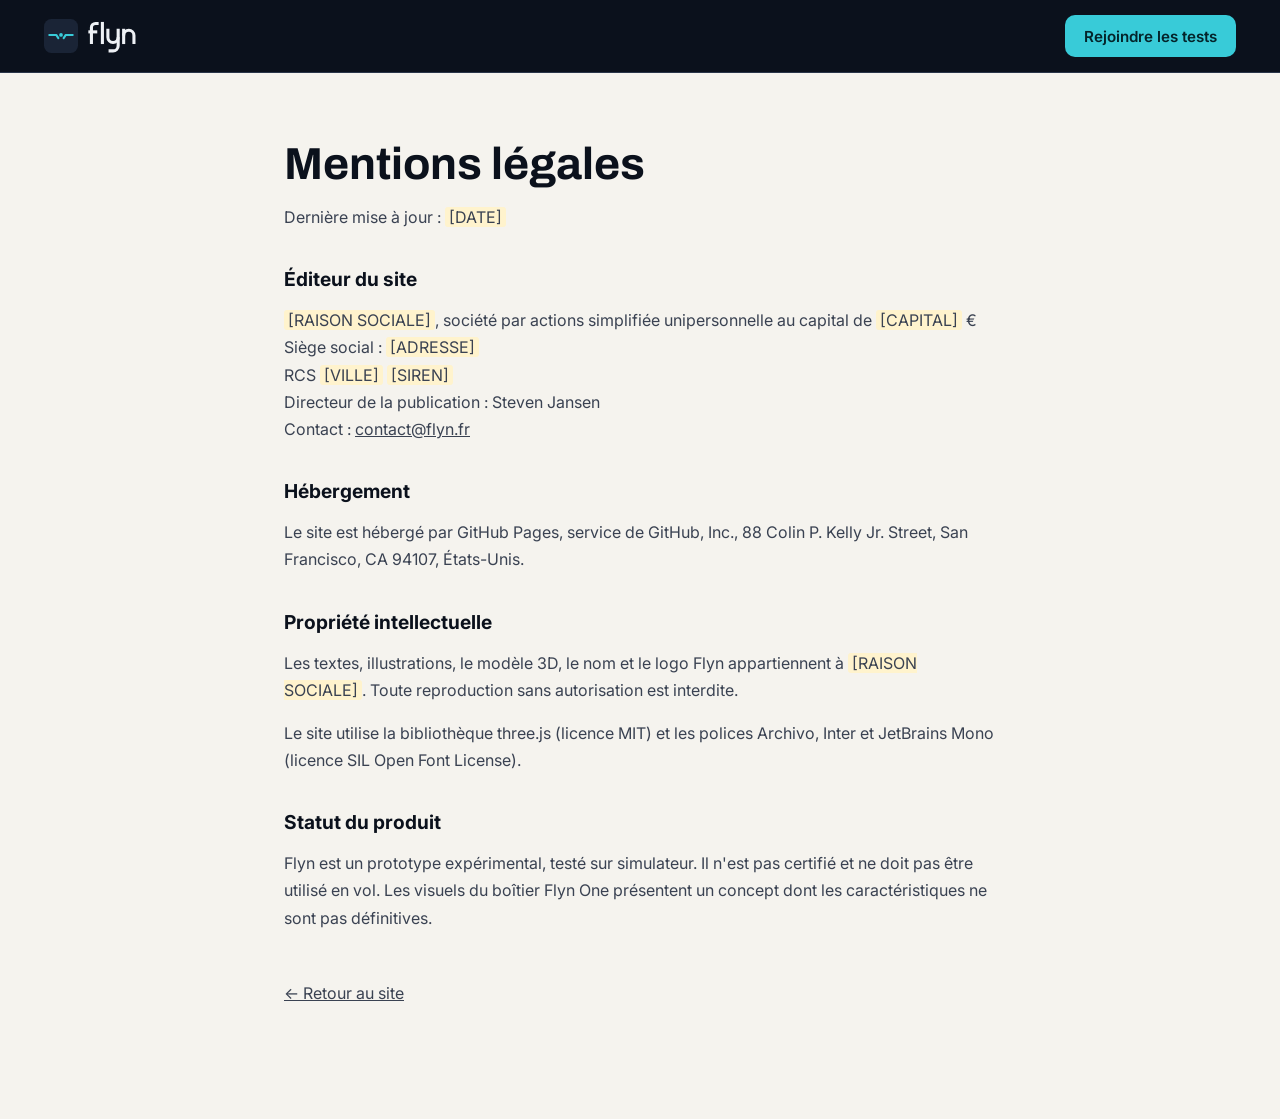
<file: mentions-legales.html>
<!doctype html>
<html lang="fr">
<head>
<meta charset="utf-8">
<meta name="viewport" content="width=device-width, initial-scale=1">
<title>Mentions légales — Flyn</title>
<meta name="robots" content="noindex">
<meta property="og:title" content="Flyn — Your intelligent flight companion">
<meta property="og:description" content="Copilote IA consultatif pour l'aviation légère. Prototype en test sur simulateur.">
<meta property="og:image" content="assets/og-image.png">
<meta property="og:type" content="website">
<meta name="theme-color" content="#0b111c">
<link rel="icon" type="image/svg+xml" href="assets/flyn-mark.svg">
<link rel="apple-touch-icon" href="assets/apple-touch-icon.png">
<link rel="preconnect" href="https://fonts.googleapis.com">
<link rel="preconnect" href="https://fonts.gstatic.com" crossorigin>
<link href="https://fonts.googleapis.com/css2?family=Archivo:wght@600;700&family=Inter:wght@400;600&family=JetBrains+Mono:wght@500&display=swap" rel="stylesheet">
<link rel="stylesheet" href="assets/css/site.css">
</head>
<body class="legal-page">
<!-- Modèle préparé pour le lancement : à compléter et à faire relire (ce n'est pas un avis juridique). -->
<header class="nav scrolled" style="background:#0b111c"><div class="wrap nav-in"><a class="nav-logo" href="index.html" aria-label="Flyn, accueil"><svg width="34" height="34" viewBox="0 0 64 64" aria-hidden="true"><rect width="64" height="64" rx="14" fill="#1a2436"/><g fill="none" stroke="#38cbd8" stroke-width="4" stroke-linecap="round" stroke-linejoin="round"><path d="M10 30 H23 L27 36"/><path d="M54 30 H41 L37 36"/></g><circle cx="32" cy="30" r="3.5" fill="#38cbd8"/></svg><svg width="48" height="33" viewBox="0 0 140 96" aria-hidden="true"><g fill="none" stroke="#eef1f5" stroke-width="9"><path d="M10 70 V22 A12 12 0 0 1 22 10 H31"/><path d="M1 34.5 H27"/><path d="M42 5.5 V70"/><path d="M58 25.5 V50.5 A15 15 0 0 0 88 50.5"/><path d="M88 25.5 V75 A15 15 0 0 1 73 90 H60"/><path d="M104 25.5 V70"/><path d="M104 45 A15 15 0 0 1 134 45 V70"/></g></svg></a><a class="btn btn-primary" href="index.html#tests">Rejoindre les tests</a></div></header>
<main class="legal">
<h1>Mentions légales</h1>
<p>Dernière mise à jour : <span class="todo">[DATE]</span></p>
<h2>Éditeur du site</h2>
<p><span class="todo">[RAISON SOCIALE]</span>, société par actions simplifiée unipersonnelle au capital de <span class="todo">[CAPITAL]</span> €<br>
Siège social : <span class="todo">[ADRESSE]</span><br>
RCS <span class="todo">[VILLE]</span> <span class="todo">[SIREN]</span><br>
Directeur de la publication : Steven Jansen<br>
Contact : <a href="mailto:contact@flyn.fr">contact@flyn.fr</a></p>
<h2>Hébergement</h2>
<p>Le site est hébergé par GitHub Pages, service de GitHub, Inc., 88 Colin P. Kelly Jr. Street, San Francisco, CA 94107, États-Unis.</p>
<h2>Propriété intellectuelle</h2>
<p>Les textes, illustrations, le modèle 3D, le nom et le logo Flyn appartiennent à <span class="todo">[RAISON SOCIALE]</span>. Toute reproduction sans autorisation est interdite.</p>
<p>Le site utilise la bibliothèque three.js (licence MIT) et les polices Archivo, Inter et JetBrains Mono (licence SIL Open Font License).</p>
<h2>Statut du produit</h2>
<p>Flyn est un prototype expérimental, testé sur simulateur. Il n'est pas certifié et ne doit pas être utilisé en vol. Les visuels du boîtier Flyn One présentent un concept dont les caractéristiques ne sont pas définitives.</p>

<p style="margin-top:48px"><a href="index.html">← Retour au site</a></p>
</main>
</body>
</html>
</file>
<file: assets/css/site.css>
/* Flyn — site vitrine. Charte : design system Flyn (Nuit / Jour). */
:root {
  --night: #0b111c;
  --night-1: #131b2a;
  --night-2: #1c2638;
  --night-line: #2a3549;
  --ink-n: #eef1f5;
  --muted-n: #93a0b4;
  --dawn: #f5f3ee;
  --paper: #ffffff;
  --line-d: #d6d2c8;
  --ink-d: #0b111c;
  --muted-d: #586174;
  --cyan: #38cbd8;
  --cyan-ink: #04242a;
  --cyan-d: #0b7c88;
  --amber: #f2b33d;
  --display: Archivo, "Helvetica Neue", Arial, sans-serif;
  --sans: Inter, system-ui, -apple-system, "Segoe UI", sans-serif;
  --mono: "JetBrains Mono", ui-monospace, Consolas, monospace;
  --wrap: 1240px;
}
* { box-sizing: border-box; }
html { scroll-behavior: smooth; }
body { margin: 0; font-family: var(--sans); background: var(--night); color: var(--ink-n); -webkit-font-smoothing: antialiased; }
img { max-width: 100%; display: block; }
a { color: inherit; }
:focus-visible { outline: 2px solid var(--cyan); outline-offset: 3px; border-radius: 4px; }
.wrap { max-width: var(--wrap); margin: 0 auto; padding: 0 24px; }
.label { font-size: 0.75rem; line-height: 1rem; font-weight: 600; letter-spacing: 0.1em; text-transform: uppercase; }
.mono { font-family: var(--mono); }
.btn {
  display: inline-flex; align-items: center; justify-content: center; gap: 8px; min-height: 48px; padding: 0 22px;
  border-radius: 10px; font-weight: 600; font-size: 0.95rem; text-decoration: none; border: 1px solid transparent; cursor: pointer;
  transition: transform .15s ease, background-color .15s ease;
}
.btn:hover { transform: translateY(-1px); }
.btn-primary { background: var(--cyan); color: var(--cyan-ink); }
.btn-ghost { border-color: #3a4a66; color: var(--ink-n); }
.btn-dark { background: var(--ink-d); color: #fff; }
.skip { position: absolute; left: -9999px; }
.skip:focus { left: 16px; top: 16px; z-index: 100; background: #fff; color: #000; padding: 8px 12px; }

/* ---------- Navigation ---------- */
.nav { position: fixed; inset: 0 0 auto 0; z-index: 50; transition: background-color .2s ease, border-color .2s ease; border-bottom: 1px solid transparent; }
.nav.scrolled { background: rgba(11, 17, 28, 0.82); backdrop-filter: blur(14px); -webkit-backdrop-filter: blur(14px); border-color: var(--night-line); }
.nav-in { display: flex; align-items: center; gap: 32px; min-height: 72px; }
.nav-logo { display: flex; align-items: center; gap: 10px; text-decoration: none; }
.nav-links { display: flex; gap: 28px; font-size: 0.92rem; }
.nav-links a { color: #c7cfdb; text-decoration: none; }
.nav-links a:hover { color: #fff; }
.nav .btn { margin-left: auto; min-height: 42px; padding: 0 18px; }
@media (max-width: 860px) { .nav-links { display: none; } }

/* ---------- Récit 3D ---------- */
.story { position: relative; display: grid; grid-template-columns: minmax(0, 5fr) minmax(0, 7fr); }
.stage { grid-area: 1 / 2 / 2 / 3; position: sticky; top: 0; height: 100vh; height: 100svh; align-self: start; }
.stage::before {
  content: ""; position: absolute; inset: 0; pointer-events: none;
  background-image: radial-gradient(rgba(147, 160, 180, 0.10) 1px, transparent 1px); background-size: 28px 28px;
  -webkit-mask-image: radial-gradient(ellipse at 50% 55%, #000 30%, transparent 72%); mask-image: radial-gradient(ellipse at 50% 55%, #000 30%, transparent 72%);
}
.stage canvas { position: absolute; inset: 0; width: 100%; height: 100%; display: block; cursor: grab; touch-action: pan-y; }
.stage canvas:active { cursor: grabbing; }
.stage-fallback { display: none; position: absolute; inset: 0; align-items: center; justify-content: center; padding: 40px; }
.no-webgl .stage-fallback { display: flex; }
.no-webgl canvas, .no-webgl .stage-hint { display: none; }
.stage-hint { position: absolute; bottom: 28px; left: 50%; transform: translateX(-50%); color: var(--muted-n); font-size: 0.8rem; display: flex; gap: 8px; align-items: center; white-space: nowrap; }
.steps { grid-area: 1 / 1 / 2 / 2; position: relative; z-index: 1; }
.step { min-height: 100vh; min-height: 100svh; display: flex; flex-direction: column; justify-content: center; gap: 22px; padding: 120px 24px 80px max(24px, calc((100vw - var(--wrap)) / 2 + 24px)); }
.step h1 { margin: 0; font-family: var(--display); font-weight: 700; font-size: clamp(2.6rem, 5.2vw, 4.6rem); line-height: 1.02; letter-spacing: -0.025em; }
.step h2 { margin: 0; font-family: var(--display); font-weight: 700; font-size: clamp(2rem, 3.6vw, 3rem); line-height: 1.06; letter-spacing: -0.02em; }
.step p { margin: 0; font-size: 1.12rem; line-height: 1.7; color: #c7cfdb; max-width: 34rem; }
.step .label { color: var(--cyan); }
.step-num { font-family: var(--mono); color: var(--cyan); font-size: 0.85rem; }
.cta { display: flex; flex-wrap: wrap; gap: 12px; margin-top: 6px; }
.disclaimer { font-size: 0.8rem; color: var(--muted-n); border-top: 1px solid var(--night-line); padding-top: 16px; max-width: 34rem; }
.leds { display: flex; flex-wrap: wrap; gap: 18px; font-size: 0.9rem; color: #c7cfdb; }
.leds span { display: inline-flex; align-items: center; gap: 8px; }
.leds i { width: 22px; height: 4px; border-radius: 2px; display: inline-block; }
.ports { list-style: none; margin: 0; padding: 0; display: grid; gap: 10px; max-width: 34rem; }
.ports li { display: grid; grid-template-columns: 28px 1fr; gap: 10px; font-size: 0.98rem; color: #c7cfdb; border-top: 1px solid var(--night-line); padding-top: 10px; }
.ports b { font-family: var(--mono); color: var(--cyan); font-weight: 500; }
.progress { position: absolute; right: 28px; top: 50%; transform: translateY(-50%); display: flex; flex-direction: column; gap: 10px; }
.progress i { width: 6px; height: 6px; border-radius: 3px; background: #3a4a66; transition: background-color .2s, height .2s; }
.progress i.on { background: var(--cyan); height: 22px; }

@media (max-width: 900px) {
  .story { grid-template-columns: minmax(0, 1fr); }
  .stage { grid-area: 1 / 1 / 2 / 2; height: 52vh; height: 52svh; z-index: 0; }
  .stage-hint { display: none; }
  .progress { display: none; }
  .steps { padding-top: 46vh; }
  .step { min-height: 82vh; justify-content: flex-start; padding: 24px; }
  .step > * { position: relative; }
  .step-inner { background: rgba(11, 17, 28, 0.88); backdrop-filter: blur(8px); -webkit-backdrop-filter: blur(8px); border: 1px solid var(--night-line); border-radius: 16px; padding: 24px; display: flex; flex-direction: column; gap: 18px; }
  .step.hero .step-inner { background: transparent; border: 0; padding: 0; backdrop-filter: none; }
}
@media (min-width: 901px) { .step-inner { display: flex; flex-direction: column; gap: 22px; } }

/* ---------- Sections claires ---------- */
.light { background: var(--dawn); color: var(--ink-d); }
.white { background: var(--paper); color: var(--ink-d); }
.section { padding: 120px 0; }
.head { display: flex; flex-direction: column; gap: 16px; max-width: 760px; margin-bottom: 56px; }
.head h2 { margin: 0; font-family: var(--display); font-weight: 700; font-size: clamp(2rem, 4.2vw, 3.2rem); line-height: 1.05; letter-spacing: -0.02em; }
.head p { margin: 0; font-size: 1.12rem; line-height: 1.7; color: var(--muted-d); }
.light .label, .white .label { color: var(--cyan-d); }
.dark .head p { color: var(--muted-n); }
.dark .label { color: var(--cyan); }

/* Bento des fonctionnalités */
.bento { display: grid; grid-template-columns: repeat(6, minmax(0, 1fr)); gap: 16px; }
.tile { background: var(--paper); border: 1px solid var(--line-d); border-radius: 18px; padding: 28px; display: flex; flex-direction: column; gap: 12px; }
.tile h3 { margin: 0; font-size: 1.2rem; line-height: 1.4; }
.tile p { margin: 0; color: var(--muted-d); line-height: 1.6; font-size: 0.97rem; }
.t-a { grid-column: span 4; }
.t-b { grid-column: span 2; }
.t-c { grid-column: span 2; }
.t-d { grid-column: span 2; }
.t-e { grid-column: span 2; }
.t-f { grid-column: span 6; flex-direction: row; align-items: center; gap: 28px; }
.t-dark { background: var(--night); color: var(--ink-n); border-color: var(--night); }
.t-dark p { color: var(--muted-n); }
.mini { margin-top: auto; border: 1px solid var(--night-line); border-radius: 12px; overflow: hidden; background: var(--night-1); }
.mini-row { display: flex; align-items: center; gap: 12px; padding: 12px 14px; border-top: 1px solid var(--night-line); font-size: 0.92rem; }
.mini-row:first-child { border-top: 0; }
.mini-row .v { margin-left: auto; font-family: var(--mono); font-size: 0.82rem; color: var(--muted-n); }
.mini-row.cur { background: var(--night-2); }
.mini-row.cur .v { color: var(--cyan); }
.box { width: 18px; height: 18px; border-radius: 5px; border: 1.5px solid var(--muted-n); display: inline-flex; align-items: center; justify-content: center; flex: none; }
.box.done { border-color: #5bc97d; }
.box.cur { border-color: var(--cyan); }
.alert-chip { display: flex; gap: 12px; align-items: center; border: 1.5px solid var(--amber); border-radius: 12px; padding: 12px 14px; margin-top: auto; background: #fff8e8; }
.alert-chip b { font-size: 0.7rem; letter-spacing: 0.1em; color: #8f5d00; border: 1.5px solid #8f5d00; border-radius: 5px; padding: 2px 6px; }
.alert-chip span { font-size: 0.9rem; }
.src { display: flex; flex-wrap: wrap; gap: 6px; margin-top: auto; }
.src span { font-family: var(--mono); font-size: 0.75rem; border: 1px solid var(--line-d); border-radius: 6px; padding: 3px 7px; color: var(--muted-d); }
.src span:first-child { color: var(--cyan-d); border-color: var(--cyan-d); }
.icon { width: 30px; height: 30px; }
@media (max-width: 900px) {
  .bento { grid-template-columns: minmax(0, 1fr); }
  .t-a, .t-b, .t-c, .t-d, .t-e, .t-f { grid-column: auto; }
  .t-f { flex-direction: column; align-items: flex-start; }
}

/* App */
.app-grid { display: grid; grid-template-columns: minmax(0, 8fr) minmax(0, 3fr); gap: 24px; align-items: end; }
.device { border-radius: 26px; padding: 14px; background: #05080e; border: 1px solid #1f2a3d; box-shadow: 0 40px 80px rgba(0, 0, 0, 0.45); }
.device img { border-radius: 14px; width: 100%; height: auto; }
.device.small { border-radius: 22px; padding: 10px; }
.caption { margin-top: 14px; font-size: 0.85rem; color: var(--muted-n); }
.app-points { display: grid; grid-template-columns: repeat(3, minmax(0, 1fr)); gap: 32px; margin-top: 64px; }
.app-points h3 { margin: 0 0 8px; font-size: 1.1rem; }
.app-points p { margin: 0; color: var(--muted-n); line-height: 1.6; }
.day-shot { margin-top: 64px; display: grid; grid-template-columns: minmax(0, 5fr) minmax(0, 7fr); gap: 48px; align-items: center; }
.day-shot .device { background: #e9e6df; border-color: #d6d2c8; box-shadow: 0 30px 60px rgba(0, 0, 0, 0.35); }
@media (max-width: 900px) {
  .app-grid, .day-shot { grid-template-columns: minmax(0, 1fr); }
  .app-points { grid-template-columns: minmax(0, 1fr); gap: 24px; }
}

/* Principes */
.principles { display: grid; grid-template-columns: repeat(2, minmax(0, 1fr)); gap: 0 48px; }
.principle { display: grid; grid-template-columns: 48px 1fr; gap: 16px; padding: 28px 0; border-top: 1px solid var(--line-d); }
.principle .n { font-family: var(--mono); color: var(--cyan-d); }
.principle h3 { margin: 0 0 6px; font-size: 1.15rem; }
.principle p { margin: 0; color: var(--muted-d); line-height: 1.6; }
@media (max-width: 900px) { .principles { grid-template-columns: minmax(0, 1fr); } }

/* Pour qui */
.audience { display: grid; grid-template-columns: repeat(4, minmax(0, 1fr)); gap: 16px; }
.aud { border-radius: 18px; padding: 28px 24px; background: #ebe7de; display: flex; flex-direction: column; gap: 10px; }
.aud h3 { margin: 0; font-size: 1.08rem; line-height: 1.4; }
.aud p { margin: 0; color: var(--muted-d); line-height: 1.6; font-size: 0.95rem; }
@media (max-width: 900px) { .audience { grid-template-columns: minmax(0, 1fr); } }

/* Feuille de route */
.timeline { display: grid; grid-template-columns: repeat(5, minmax(0, 1fr)); gap: 0; border-top: 1px solid var(--night-line); }
.milestone { padding: 28px 24px 0 0; display: flex; flex-direction: column; gap: 10px; position: relative; }
.milestone::before { content: ""; position: absolute; top: -6px; left: 0; width: 11px; height: 11px; border-radius: 6px; background: var(--night); border: 2px solid #3a4a66; }
.milestone.done::before { background: #5bc97d; border-color: #5bc97d; }
.milestone.now::before { background: var(--cyan); border-color: var(--cyan); box-shadow: 0 0 0 6px rgba(56, 203, 216, 0.18); }
.milestone .label { color: var(--muted-n); }
.milestone.done .label { color: #5bc97d; }
.milestone.now .label { color: var(--cyan); }
.milestone h3 { margin: 0; font-size: 1.05rem; line-height: 1.4; }
.milestone p { margin: 0; color: var(--muted-n); font-size: 0.93rem; line-height: 1.6; }
@media (max-width: 900px) {
  .timeline { grid-template-columns: minmax(0, 1fr); border-top: 0; border-left: 1px solid var(--night-line); }
  .milestone { padding: 0 0 32px 28px; }
  .milestone::before { top: 4px; left: -6px; }
}

/* Formulaire */
.signup { display: grid; grid-template-columns: minmax(0, 5fr) minmax(0, 6fr); gap: 64px; align-items: start; }
.form { background: var(--paper); border: 1px solid var(--line-d); border-radius: 20px; padding: 32px; display: grid; gap: 18px; }
.row2 { display: grid; grid-template-columns: repeat(2, minmax(0, 1fr)); gap: 16px; }
.field { display: grid; gap: 6px; font-size: 0.88rem; font-weight: 600; }
.field input, .field select { height: 48px; border: 1px solid var(--line-d); border-radius: 10px; padding: 0 14px; font: inherit; font-weight: 400; font-size: 1rem; color: var(--ink-d); background: #fff; }
.consent { display: flex; gap: 10px; align-items: flex-start; font-size: 0.86rem; color: var(--muted-d); line-height: 1.5; }
.consent input { width: 18px; height: 18px; margin-top: 2px; flex: none; }
.form .btn { width: 100%; min-height: 54px; font-size: 1rem; }
.form-status { margin: 0; min-height: 1.4em; font-size: 0.92rem; color: var(--cyan-d); }
.consent a { color: var(--cyan-d); }
/* Pages légales */
.legal { max-width: 760px; margin: 0 auto; padding: 140px 24px 96px; color: var(--ink-d); }
.legal h1 { font-family: var(--display); font-size: clamp(2rem, 4vw, 2.8rem); margin: 0 0 8px; }
.legal h2 { font-size: 1.2rem; margin: 36px 0 10px; }
.legal p, .legal li { line-height: 1.7; color: #3a4252; }
.legal .todo { background: #fff3cd; padding: 0 4px; border-radius: 3px; }
.legal-page { background: var(--dawn); }
@media (max-width: 900px) { .signup { grid-template-columns: minmax(0, 1fr); gap: 32px; } .row2 { grid-template-columns: minmax(0, 1fr); } }

/* Fondateur */
.founder { display: flex; flex-wrap: wrap; gap: 32px; align-items: center; justify-content: space-between; padding: 40px; border-radius: 20px; background: #ebe7de; }
.founder div { max-width: 640px; display: grid; gap: 10px; }
.founder h2 { margin: 0; font-family: var(--display); font-size: 1.8rem; }
.founder p { margin: 0; color: #3a4252; line-height: 1.7; }

/* Pied de page */
.foot { padding: 48px 0; font-size: 0.88rem; color: var(--muted-n); }
.foot-in { display: flex; flex-wrap: wrap; gap: 20px 40px; align-items: center; }
.foot a { color: #c7cfdb; }
.foot small { flex-basis: 100%; color: #6b778a; }

@media (prefers-reduced-motion: reduce) {
  html { scroll-behavior: auto; }
  .btn { transition: none; }
}
</file>
